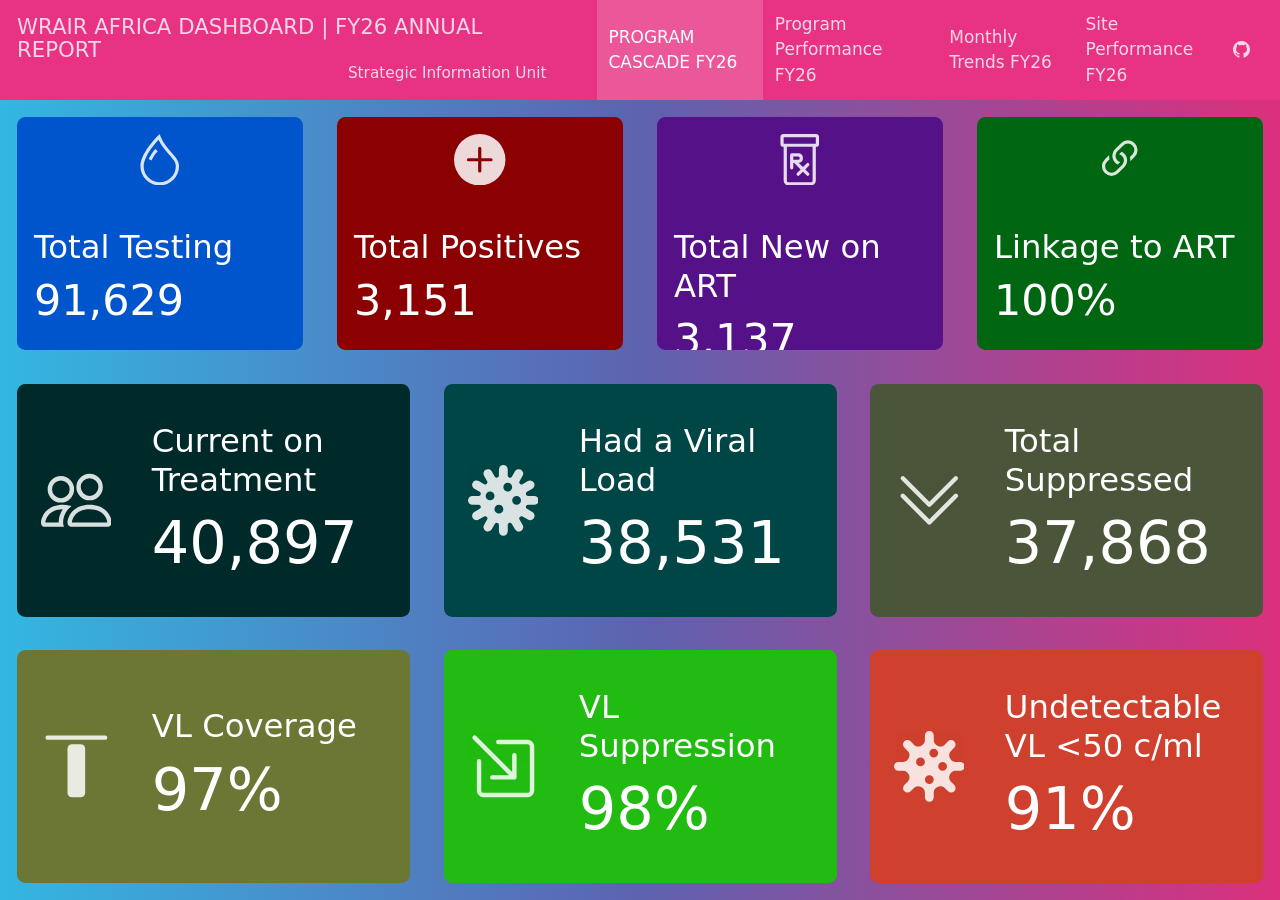
<file: index.html>
<!DOCTYPE html>
<html xmlns="http://www.w3.org/1999/xhtml" lang="en" xml:lang="en"><head>

<meta charset="utf-8">
<meta name="generator" content="quarto-1.10.19">

<meta name="viewport" content="width=device-width, initial-scale=1.0, user-scalable=yes">

<meta name="author" content="Strategic Information Unit">

<title>WRAIR AFRICA DASHBOARD | FY26 ANNUAL REPORT</title>
<style>
/* Default styles provided by pandoc.
** See https://pandoc.org/MANUAL.html#variables-for-html for config info.
*/
span.smallcaps{font-variant: small-caps;}
div.columns{display: flex; gap: 1.5em;}
div.column{flex: auto;}
@media screen {
div.columns{gap: min(4vw, 1.5em);}
div.column{overflow-x: auto;}
}
div.hanging-indent{margin-left: 1.5em; text-indent: -1.5em;}
ul.task-list{list-style: none;}
ul.task-list li input[type="checkbox"] {
  width: 0.8em;
  margin: 0 0.8em 0.2em -1em; /* quarto-specific, see https://github.com/quarto-dev/quarto-cli/issues/4556 */ 
  vertical-align: middle;
}
</style>


<script src="index_files/libs/clipboard/clipboard.min.js"></script>
<script src="index_files/libs/quarto-html/quarto.js" type="module"></script>
<script src="index_files/libs/quarto-html/tabsets/tabsets.js" type="module"></script>
<script src="index_files/libs/quarto-html/popper.min.js"></script>
<script src="index_files/libs/quarto-html/tippy.umd.min.js"></script>
<script src="index_files/libs/quarto-html/anchor.min.js"></script>
<link href="index_files/libs/quarto-html/tippy.css" rel="stylesheet">
<link href="index_files/libs/quarto-html/quarto-syntax-highlighting-bf27225e3a48a9273f3daa8f8e829971.css" rel="stylesheet" class="quarto-color-scheme" id="quarto-text-highlighting-styles">
<link href="index_files/libs/quarto-html/quarto-syntax-highlighting-dark-b626d73c4c936ccc3cb08be7d45d1df6.css" rel="stylesheet" class="quarto-color-scheme quarto-color-alternate" id="quarto-text-highlighting-styles">
<link href="index_files/libs/quarto-html/quarto-syntax-highlighting-bf27225e3a48a9273f3daa8f8e829971.css" rel="stylesheet" class="quarto-color-scheme-extra" id="quarto-text-highlighting-styles">
<script src="index_files/libs/bootstrap/bootstrap.min.js"></script>
<link href="index_files/libs/bootstrap/bootstrap-icons.css" rel="stylesheet">
<link href="index_files/libs/bootstrap/bootstrap-f6edae8c93117ef1201cd21d705702a7.min.css" rel="stylesheet" append-hash="true" class="quarto-color-scheme" id="quarto-bootstrap" data-mode="light">
<link href="index_files/libs/bootstrap/bootstrap-dark-f6edae8c93117ef1201cd21d705702a7.min.css" rel="stylesheet" append-hash="true" class="quarto-color-scheme quarto-color-alternate" id="quarto-bootstrap" data-mode="light">
<link href="index_files/libs/bootstrap/bootstrap-f6edae8c93117ef1201cd21d705702a7.min.css" rel="stylesheet" append-hash="true" class="quarto-color-scheme-extra" id="quarto-bootstrap" data-mode="light">
<script src="index_files/libs/quarto-dashboard/quarto-dashboard.js"></script>
<script src="index_files/libs/quarto-dashboard/stickythead.js"></script>



<script src="index_files/libs/quarto-dashboard/web-components.js" type="module"></script>
<script src="index_files/libs/quarto-dashboard/components.js"></script>

<link href="index_files/libs/htmltools-fill-0.5.9/fill.css" rel="stylesheet">

<script src="index_files/libs/bslib-component-js-0.12.0/components.min.js"></script>

<script src="index_files/libs/bslib-component-js-0.12.0/web-components.min.js" type="module"></script>

<link href="index_files/libs/bslib-component-css-0.12.0/components.css" rel="stylesheet">

<script src="index_files/libs/bslib-tag-require-0.12.0/tag-require.js"></script>

<script src="index_files/libs/htmlwidgets-1.6.4/htmlwidgets.js"></script>

<script src="index_files/libs/plotly-binding-4.12.1/plotly.js"></script>

<script src="index_files/libs/typedarray-0.1/typedarray.min.js"></script>

<script src="index_files/libs/jquery-3.5.1/jquery.min.js"></script>

<link href="index_files/libs/crosstalk-1.2.2/css/crosstalk.min.css" rel="stylesheet">

<script src="index_files/libs/crosstalk-1.2.2/js/crosstalk.min.js"></script>

<link href="index_files/libs/plotly-htmlwidgets-css-2.25.2/plotly-htmlwidgets.css" rel="stylesheet">

<script src="index_files/libs/plotly-main-2.25.2/plotly-latest.min.js"></script>



</head>

<body class="quarto-dashboard dashboard-fill fullcontent quarto-light">

<header id="quarto-dashboard-header">
<nav class="navbar navbar-expand-md slim" data-bs-theme="dark">
  <div class="navbar-container container-fluid">
    <button class="navbar-toggler" type="button" data-bs-toggle="collapse" data-bs-target="#dashboard-collapse" aria-controls="dashboard-collapse" aria-expanded="false" aria-label="Toggle navigation">
      <span class="navbar-toggler-icon"></span>
    </button>    


    <div class="navbar-brand-container">


      <div class="navbar-title">
        <div class="navbar-title-text"><a href="#">WRAIR AFRICA DASHBOARD | FY26 ANNUAL REPORT</a></div>
        
        <div class="navbar-author">Strategic Information Unit</div>
      </div>
    </div>
<div id="dashboard-collapse" class="navbar-collapse collapse"><ul class="navbar-nav navbar-nav-scroll me-auto" role="tablist"><li class="nav-item" role="presentation"><a id="tab-program-cascade-fy26" class="nav-link active" data-bs-toggle="tab" role="tab" data-bs-target="#program-cascade-fy26" data-scrolling="false" href="#program-cascade-fy26" aria-controls="program-cascade-fy26" aria-selected="true"><span class="nav-link-text">PROGRAM CASCADE FY26</span></a></li><li class="nav-item" role="presentation"><a id="tab-program-performance-fy26" class="nav-link" data-bs-toggle="tab" role="tab" data-bs-target="#program-performance-fy26" data-scrolling="false" href="#program-performance-fy26" aria-controls="program-performance-fy26" aria-selected="false"><span class="nav-link-text">Program Performance FY26</span></a></li><li class="nav-item" role="presentation"><a id="tab-monthly-trends-fy26" class="nav-link" data-bs-toggle="tab" role="tab" data-bs-target="#monthly-trends-fy26" data-scrolling="false" href="#monthly-trends-fy26" aria-controls="monthly-trends-fy26" aria-selected="false"><span class="nav-link-text">Monthly Trends FY26</span></a></li><li class="nav-item" role="presentation"><a id="tab-site-performance-fy26" class="nav-link" data-bs-toggle="tab" role="tab" data-bs-target="#site-performance-fy26" data-scrolling="false" href="#site-performance-fy26" aria-controls="site-performance-fy26" aria-selected="false"><span class="nav-link-text">Site Performance FY26</span></a></li></ul><div class="quarto-dashboard-links"><a class="quarto-dashboard-link" href="https://github.com/wrairafricang-si/program_mr1"><i class="bi bi-github"></i></a></div></div></div>
</nav>
</header>
<div class="page-layout-custom quarto-dashboard-content bslib-gap-spacing html-fill-container bslib-page-fill quarto-dashboard-pages">  

<div class="bslib-grid-item html-fill-item tab-content bslib-grid" data-layout="fill" style="display: grid; grid-template-rows: minmax(3em, 1fr); grid-auto-columns: minmax(0, 1fr);">
<div id="program-cascade-fy26" class="dashboard-page tab-pane show active html-fill-item html-fill-container" data-orientation="rows" aria-labelledby="tab-program-cascade-fy26">
<div class="html-fill-item html-fill-container bslib-grid" style="display: grid; grid-template-rows: minmax(3em, 33fr) minmax(3em, 33fr) minmax(3em, 33fr); grid-auto-columns: minmax(0, 1fr);">
<div class="html-fill-item html-fill-container bslib-grid" style="display: grid; grid-template-columns: minmax(3em, 1fr) minmax(3em, 1fr) minmax(3em, 1fr) minmax(3em, 1fr);
grid-auto-rows: minmax(0, 1fr);">
<div class="card bslib-card bslib-mb-spacing html-fill-item html-fill-container bslib-value-box showcase-left-center" data-bslib-card-init="" data-require-bs-caller="card()" data-require-bs-version="5 5" style="color:white;background-color:#0055cc;--bslib-color-fg:white;--bslib-color-bg:#0055cc;" data-full-screen="false">
<div class="card-body bslib-gap-spacing html-fill-item html-fill-container" style="margin-top:auto;margin-bottom:auto;flex:1 1 auto; padding:0;">
<div class="value-box-grid html-fill-item" style="--bslib-grid-height:auto;--bslib-grid-height-mobile:auto;---bslib-value-box-showcase-w:30%;---bslib-value-box-showcase-w-fs:1fr;---bslib-value-box-showcase-max-h:100px;---bslib-value-box-showcase-max-h-fs:67%;">
<div class="value-box-showcase html-fill-item html-fill-container"><svg xmlns="http://www.w3.org/2000/svg" viewbox="0 0 16 16" class="bi bi-droplet " style="height:1em;width:1em;fill:currentColor;vertical-align:-0.125em;" aria-hidden="true" role="img"><path fill-rule="evenodd" d="M7.21.8C7.69.295 8 0 8 0c.109.363.234.708.371 1.038.812 1.946 2.073 3.35 3.197 4.6C12.878 7.096 14 8.345 14 10a6 6 0 0 1-12 0C2 6.668 5.58 2.517 7.21.8zm.413 1.021A31.25 31.25 0 0 0 5.794 3.99c-.726.95-1.436 2.008-1.96 3.07C3.304 8.133 3 9.138 3 10a5 5 0 0 0 10 0c0-1.201-.796-2.157-2.181-3.7l-.03-.032C9.75 5.11 8.5 3.72 7.623 1.82z"></path>
<path fill-rule="evenodd" d="M4.553 7.776c.82-1.641 1.717-2.753 2.093-3.13l.708.708c-.29.29-1.128 1.311-1.907 2.87l-.894-.448z"></path></svg></div>
<div class="value-box-area html-fill-item html-fill-container">
<span class="vb-title value-box-title">Total Testing</span>
<p class="value-box-value">91,629</p>
</div>
</div>
</div>
<script data-bslib-card-init="">bslib.Card.initializeAllCards();</script>
<bslib-tooltip placement="auto" bsoptions="[]" data-require-bs-version="5" data-require-bs-caller="tooltip()">
    <template>Expand</template>
    <span class="bslib-full-screen-enter badge rounded-pill">
        <svg xmlns="http://www.w3.org/2000/svg" viewbox="0 0 24 24" style="height:1em;width:1em;" aria-hidden="true" role="img"><path d="M20 5C20 4.4 19.6 4 19 4H13C12.4 4 12 3.6 12 3C12 2.4 12.4 2 13 2H21C21.6 2 22 2.4 22 3V11C22 11.6 21.6 12 21 12C20.4 12 20 11.6 20 11V5ZM4 19C4 19.6 4.4 20 5 20H11C11.6 20 12 20.4 12 21C12 21.6 11.6 22 11 22H3C2.4 22 2 21.6 2 21V13C2 12.4 2.4 12 3 12C3.6 12 4 12.4 4 13V19Z"></path></svg>
    </span>
</bslib-tooltip><script data-bslib-card-init="">bslib.Card.initializeAllCards();</script></div><div class="card bslib-card bslib-mb-spacing html-fill-item html-fill-container bslib-value-box showcase-left-center" data-bslib-card-init="" data-require-bs-caller="card()" data-require-bs-version="5 5" style="color:white;background-color:#8B0000;--bslib-color-fg:white;--bslib-color-bg:#8B0000;" data-full-screen="false">
<div class="card-body bslib-gap-spacing html-fill-item html-fill-container" style="margin-top:auto;margin-bottom:auto;flex:1 1 auto; padding:0;">
<div class="value-box-grid html-fill-item" style="--bslib-grid-height:auto;--bslib-grid-height-mobile:auto;---bslib-value-box-showcase-w:30%;---bslib-value-box-showcase-w-fs:1fr;---bslib-value-box-showcase-max-h:100px;---bslib-value-box-showcase-max-h-fs:67%;">
<div class="value-box-showcase html-fill-item html-fill-container"><svg xmlns="http://www.w3.org/2000/svg" viewbox="0 0 16 16" class="bi bi-plus-circle-fill " style="height:1em;width:1em;fill:currentColor;vertical-align:-0.125em;" aria-hidden="true" role="img"><path d="M16 8A8 8 0 1 1 0 8a8 8 0 0 1 16 0zM8.5 4.5a.5.5 0 0 0-1 0v3h-3a.5.5 0 0 0 0 1h3v3a.5.5 0 0 0 1 0v-3h3a.5.5 0 0 0 0-1h-3v-3z"></path></svg></div>
<div class="value-box-area html-fill-item html-fill-container">
<span class="vb-title value-box-title">Total Positives</span>
<p class="value-box-value">3,151</p>
</div>
</div>
</div>
<script data-bslib-card-init="">bslib.Card.initializeAllCards();</script>
<bslib-tooltip placement="auto" bsoptions="[]" data-require-bs-version="5" data-require-bs-caller="tooltip()">
    <template>Expand</template>
    <span class="bslib-full-screen-enter badge rounded-pill">
        <svg xmlns="http://www.w3.org/2000/svg" viewbox="0 0 24 24" style="height:1em;width:1em;" aria-hidden="true" role="img"><path d="M20 5C20 4.4 19.6 4 19 4H13C12.4 4 12 3.6 12 3C12 2.4 12.4 2 13 2H21C21.6 2 22 2.4 22 3V11C22 11.6 21.6 12 21 12C20.4 12 20 11.6 20 11V5ZM4 19C4 19.6 4.4 20 5 20H11C11.6 20 12 20.4 12 21C12 21.6 11.6 22 11 22H3C2.4 22 2 21.6 2 21V13C2 12.4 2.4 12 3 12C3.6 12 4 12.4 4 13V19Z"></path></svg>
    </span>
</bslib-tooltip><script data-bslib-card-init="">bslib.Card.initializeAllCards();</script></div><div class="card bslib-card bslib-mb-spacing html-fill-item html-fill-container bslib-value-box showcase-left-center" data-bslib-card-init="" data-require-bs-caller="card()" data-require-bs-version="5 5" style="color:white;background-color:#551188;--bslib-color-fg:white;--bslib-color-bg:#551188;" data-full-screen="false">
<div class="card-body bslib-gap-spacing html-fill-item html-fill-container" style="margin-top:auto;margin-bottom:auto;flex:1 1 auto; padding:0;">
<div class="value-box-grid html-fill-item" style="--bslib-grid-height:auto;--bslib-grid-height-mobile:auto;---bslib-value-box-showcase-w:30%;---bslib-value-box-showcase-w-fs:1fr;---bslib-value-box-showcase-max-h:100px;---bslib-value-box-showcase-max-h-fs:67%;">
<div class="value-box-showcase html-fill-item html-fill-container"><svg xmlns="http://www.w3.org/2000/svg" viewbox="0 0 16 16" class="bi bi-prescription " style="height:1em;width:1em;fill:currentColor;vertical-align:-0.125em;" aria-hidden="true" role="img"><path d="M5.5 6a.5.5 0 0 0-.5.5v4a.5.5 0 0 0 1 0V9h.293l2 2-1.147 1.146a.5.5 0 0 0 .708.708L9 11.707l1.146 1.147a.5.5 0 0 0 .708-.708L9.707 11l1.147-1.146a.5.5 0 0 0-.708-.708L9 10.293 7.695 8.987A1.5 1.5 0 0 0 7.5 6h-2ZM6 7h1.5a.5.5 0 0 1 0 1H6V7Z"></path>
<path d="M2 1a1 1 0 0 1 1-1h10a1 1 0 0 1 1 1v2a1 1 0 0 1-1 1v10.5a1.5 1.5 0 0 1-1.5 1.5h-7A1.5 1.5 0 0 1 3 14.5V4a1 1 0 0 1-1-1V1Zm2 3v10.5a.5.5 0 0 0 .5.5h7a.5.5 0 0 0 .5-.5V4H4ZM3 3h10V1H3v2Z"></path></svg></div>
<div class="value-box-area html-fill-item html-fill-container">
<span class="vb-title value-box-title">Total New on ART</span>
<p class="value-box-value">3,137</p>
</div>
</div>
</div>
<script data-bslib-card-init="">bslib.Card.initializeAllCards();</script>
<bslib-tooltip placement="auto" bsoptions="[]" data-require-bs-version="5" data-require-bs-caller="tooltip()">
    <template>Expand</template>
    <span class="bslib-full-screen-enter badge rounded-pill">
        <svg xmlns="http://www.w3.org/2000/svg" viewbox="0 0 24 24" style="height:1em;width:1em;" aria-hidden="true" role="img"><path d="M20 5C20 4.4 19.6 4 19 4H13C12.4 4 12 3.6 12 3C12 2.4 12.4 2 13 2H21C21.6 2 22 2.4 22 3V11C22 11.6 21.6 12 21 12C20.4 12 20 11.6 20 11V5ZM4 19C4 19.6 4.4 20 5 20H11C11.6 20 12 20.4 12 21C12 21.6 11.6 22 11 22H3C2.4 22 2 21.6 2 21V13C2 12.4 2.4 12 3 12C3.6 12 4 12.4 4 13V19Z"></path></svg>
    </span>
</bslib-tooltip><script data-bslib-card-init="">bslib.Card.initializeAllCards();</script></div><div class="card bslib-card bslib-mb-spacing html-fill-item html-fill-container bslib-value-box showcase-left-center" data-bslib-card-init="" data-require-bs-caller="card()" data-require-bs-version="5 5" style="color:white;background-color:#006611;--bslib-color-fg:white;--bslib-color-bg:#006611;" data-full-screen="false">
<div class="card-body bslib-gap-spacing html-fill-item html-fill-container" style="margin-top:auto;margin-bottom:auto;flex:1 1 auto; padding:0;">
<div class="value-box-grid html-fill-item" style="--bslib-grid-height:auto;--bslib-grid-height-mobile:auto;---bslib-value-box-showcase-w:30%;---bslib-value-box-showcase-w-fs:1fr;---bslib-value-box-showcase-max-h:100px;---bslib-value-box-showcase-max-h-fs:67%;">
<div class="value-box-showcase html-fill-item html-fill-container"><svg xmlns="http://www.w3.org/2000/svg" viewbox="0 0 16 16" class="bi bi-link-45deg " style="height:1em;width:1em;fill:currentColor;vertical-align:-0.125em;" aria-hidden="true" role="img"><path d="M4.715 6.542 3.343 7.914a3 3 0 1 0 4.243 4.243l1.828-1.829A3 3 0 0 0 8.586 5.5L8 6.086a1.002 1.002 0 0 0-.154.199 2 2 0 0 1 .861 3.337L6.88 11.45a2 2 0 1 1-2.83-2.83l.793-.792a4.018 4.018 0 0 1-.128-1.287z"></path>
<path d="M6.586 4.672A3 3 0 0 0 7.414 9.5l.775-.776a2 2 0 0 1-.896-3.346L9.12 3.55a2 2 0 1 1 2.83 2.83l-.793.792c.112.42.155.855.128 1.287l1.372-1.372a3 3 0 1 0-4.243-4.243L6.586 4.672z"></path></svg></div>
<div class="value-box-area html-fill-item html-fill-container">
<span class="vb-title value-box-title">Linkage to ART</span>
<p class="value-box-value">100%</p>
</div>
</div>
</div>
<script data-bslib-card-init="">bslib.Card.initializeAllCards();</script>
<bslib-tooltip placement="auto" bsoptions="[]" data-require-bs-version="5" data-require-bs-caller="tooltip()">
    <template>Expand</template>
    <span class="bslib-full-screen-enter badge rounded-pill">
        <svg xmlns="http://www.w3.org/2000/svg" viewbox="0 0 24 24" style="height:1em;width:1em;" aria-hidden="true" role="img"><path d="M20 5C20 4.4 19.6 4 19 4H13C12.4 4 12 3.6 12 3C12 2.4 12.4 2 13 2H21C21.6 2 22 2.4 22 3V11C22 11.6 21.6 12 21 12C20.4 12 20 11.6 20 11V5ZM4 19C4 19.6 4.4 20 5 20H11C11.6 20 12 20.4 12 21C12 21.6 11.6 22 11 22H3C2.4 22 2 21.6 2 21V13C2 12.4 2.4 12 3 12C3.6 12 4 12.4 4 13V19Z"></path></svg>
    </span>
</bslib-tooltip><script data-bslib-card-init="">bslib.Card.initializeAllCards();</script></div>
</div>
<div class="html-fill-item html-fill-container bslib-grid" style="display: grid; grid-template-columns: minmax(3em, 1fr) minmax(3em, 1fr) minmax(3em, 1fr);
grid-auto-rows: minmax(0, 1fr);">
<div class="card bslib-card bslib-mb-spacing html-fill-item html-fill-container bslib-value-box showcase-left-center" data-bslib-card-init="" data-require-bs-caller="card()" data-require-bs-version="5 5" style="color:white;background-color:#002a2a;--bslib-color-fg:white;--bslib-color-bg:#002a2a;" data-full-screen="false">
<div class="card-body bslib-gap-spacing html-fill-item html-fill-container" style="margin-top:auto;margin-bottom:auto;flex:1 1 auto; padding:0;">
<div class="value-box-grid html-fill-item" style="--bslib-grid-height:auto;--bslib-grid-height-mobile:auto;---bslib-value-box-showcase-w:30%;---bslib-value-box-showcase-w-fs:1fr;---bslib-value-box-showcase-max-h:100px;---bslib-value-box-showcase-max-h-fs:67%;">
<div class="value-box-showcase html-fill-item html-fill-container"><svg xmlns="http://www.w3.org/2000/svg" viewbox="0 0 16 16" class="bi bi-people " style="height:1em;width:1em;fill:currentColor;vertical-align:-0.125em;" aria-hidden="true" role="img"><path d="M15 14s1 0 1-1-1-4-5-4-5 3-5 4 1 1 1 1h8Zm-7.978-1A.261.261 0 0 1 7 12.996c.001-.264.167-1.03.76-1.72C8.312 10.629 9.282 10 11 10c1.717 0 2.687.63 3.24 1.276.593.69.758 1.457.76 1.72l-.008.002a.274.274 0 0 1-.014.002H7.022ZM11 7a2 2 0 1 0 0-4 2 2 0 0 0 0 4Zm3-2a3 3 0 1 1-6 0 3 3 0 0 1 6 0ZM6.936 9.28a5.88 5.88 0 0 0-1.23-.247A7.35 7.35 0 0 0 5 9c-4 0-5 3-5 4 0 .667.333 1 1 1h4.216A2.238 2.238 0 0 1 5 13c0-1.01.377-2.042 1.09-2.904.243-.294.526-.569.846-.816ZM4.92 10A5.493 5.493 0 0 0 4 13H1c0-.26.164-1.03.76-1.724.545-.636 1.492-1.256 3.16-1.275ZM1.5 5.5a3 3 0 1 1 6 0 3 3 0 0 1-6 0Zm3-2a2 2 0 1 0 0 4 2 2 0 0 0 0-4Z"></path></svg></div>
<div class="value-box-area html-fill-item html-fill-container">
<span class="vb-title value-box-title">Current on Treatment</span>
<p class="value-box-value">40,897</p>
</div>
</div>
</div>
<script data-bslib-card-init="">bslib.Card.initializeAllCards();</script>
<bslib-tooltip placement="auto" bsoptions="[]" data-require-bs-version="5" data-require-bs-caller="tooltip()">
    <template>Expand</template>
    <span class="bslib-full-screen-enter badge rounded-pill">
        <svg xmlns="http://www.w3.org/2000/svg" viewbox="0 0 24 24" style="height:1em;width:1em;" aria-hidden="true" role="img"><path d="M20 5C20 4.4 19.6 4 19 4H13C12.4 4 12 3.6 12 3C12 2.4 12.4 2 13 2H21C21.6 2 22 2.4 22 3V11C22 11.6 21.6 12 21 12C20.4 12 20 11.6 20 11V5ZM4 19C4 19.6 4.4 20 5 20H11C11.6 20 12 20.4 12 21C12 21.6 11.6 22 11 22H3C2.4 22 2 21.6 2 21V13C2 12.4 2.4 12 3 12C3.6 12 4 12.4 4 13V19Z"></path></svg>
    </span>
</bslib-tooltip><script data-bslib-card-init="">bslib.Card.initializeAllCards();</script></div><div class="card bslib-card bslib-mb-spacing html-fill-item html-fill-container bslib-value-box showcase-left-center" data-bslib-card-init="" data-require-bs-caller="card()" data-require-bs-version="5 5" style="color:white;background-color:#004646;--bslib-color-fg:white;--bslib-color-bg:#004646;" data-full-screen="false">
<div class="card-body bslib-gap-spacing html-fill-item html-fill-container" style="margin-top:auto;margin-bottom:auto;flex:1 1 auto; padding:0;">
<div class="value-box-grid html-fill-item" style="--bslib-grid-height:auto;--bslib-grid-height-mobile:auto;---bslib-value-box-showcase-w:30%;---bslib-value-box-showcase-w-fs:1fr;---bslib-value-box-showcase-max-h:100px;---bslib-value-box-showcase-max-h-fs:67%;">
<div class="value-box-showcase html-fill-item html-fill-container"><svg xmlns="http://www.w3.org/2000/svg" viewbox="0 0 16 16" class="bi bi-virus " style="height:1em;width:1em;fill:currentColor;vertical-align:-0.125em;" aria-hidden="true" role="img"><path d="M8 0a1 1 0 0 1 1 1v1.402c0 .511.677.693.933.25l.7-1.214a1 1 0 0 1 1.733 1l-.701 1.214c-.256.443.24.939.683.683l1.214-.701a1 1 0 0 1 1 1.732l-1.214.701c-.443.256-.262.933.25.933H15a1 1 0 1 1 0 2h-1.402c-.512 0-.693.677-.25.933l1.214.701a1 1 0 1 1-1 1.732l-1.214-.7c-.443-.257-.939.24-.683.682l.701 1.214a1 1 0 1 1-1.732 1l-.701-1.214c-.256-.443-.933-.262-.933.25V15a1 1 0 1 1-2 0v-1.402c0-.512-.677-.693-.933-.25l-.701 1.214a1 1 0 0 1-1.732-1l.7-1.214c.257-.443-.24-.939-.682-.683l-1.214.701a1 1 0 1 1-1-1.732l1.214-.701c.443-.256.261-.933-.25-.933H1a1 1 0 1 1 0-2h1.402c.511 0 .693-.677.25-.933l-1.214-.701a1 1 0 1 1 1-1.732l1.214.701c.443.256.939-.24.683-.683l-.701-1.214a1 1 0 0 1 1.732-1l.701 1.214c.256.443.933.261.933-.25V1a1 1 0 0 1 1-1Zm2 5a1 1 0 1 0-2 0 1 1 0 0 0 2 0ZM6 7a1 1 0 1 0-2 0 1 1 0 0 0 2 0Zm1 4a1 1 0 1 0 0-2 1 1 0 0 0 0 2Zm5-3a1 1 0 1 0-2 0 1 1 0 0 0 2 0Z"></path></svg></div>
<div class="value-box-area html-fill-item html-fill-container">
<span class="vb-title value-box-title">Had a Viral Load</span>
<p class="value-box-value">38,531</p>
</div>
</div>
</div>
<script data-bslib-card-init="">bslib.Card.initializeAllCards();</script>
<bslib-tooltip placement="auto" bsoptions="[]" data-require-bs-version="5" data-require-bs-caller="tooltip()">
    <template>Expand</template>
    <span class="bslib-full-screen-enter badge rounded-pill">
        <svg xmlns="http://www.w3.org/2000/svg" viewbox="0 0 24 24" style="height:1em;width:1em;" aria-hidden="true" role="img"><path d="M20 5C20 4.4 19.6 4 19 4H13C12.4 4 12 3.6 12 3C12 2.4 12.4 2 13 2H21C21.6 2 22 2.4 22 3V11C22 11.6 21.6 12 21 12C20.4 12 20 11.6 20 11V5ZM4 19C4 19.6 4.4 20 5 20H11C11.6 20 12 20.4 12 21C12 21.6 11.6 22 11 22H3C2.4 22 2 21.6 2 21V13C2 12.4 2.4 12 3 12C3.6 12 4 12.4 4 13V19Z"></path></svg>
    </span>
</bslib-tooltip><script data-bslib-card-init="">bslib.Card.initializeAllCards();</script></div><div class="card bslib-card bslib-mb-spacing html-fill-item html-fill-container bslib-value-box showcase-left-center" data-bslib-card-init="" data-require-bs-caller="card()" data-require-bs-version="5 5" style="color:white;background-color:#4b5539;--bslib-color-fg:white;--bslib-color-bg:#4b5539;" data-full-screen="false">
<div class="card-body bslib-gap-spacing html-fill-item html-fill-container" style="margin-top:auto;margin-bottom:auto;flex:1 1 auto; padding:0;">
<div class="value-box-grid html-fill-item" style="--bslib-grid-height:auto;--bslib-grid-height-mobile:auto;---bslib-value-box-showcase-w:30%;---bslib-value-box-showcase-w-fs:1fr;---bslib-value-box-showcase-max-h:100px;---bslib-value-box-showcase-max-h-fs:67%;">
<div class="value-box-showcase html-fill-item html-fill-container"><svg xmlns="http://www.w3.org/2000/svg" viewbox="0 0 16 16" class="bi bi-chevron-double-down " style="height:1em;width:1em;fill:currentColor;vertical-align:-0.125em;" aria-hidden="true" role="img"><path fill-rule="evenodd" d="M1.646 6.646a.5.5 0 0 1 .708 0L8 12.293l5.646-5.647a.5.5 0 0 1 .708.708l-6 6a.5.5 0 0 1-.708 0l-6-6a.5.5 0 0 1 0-.708z"></path>
<path fill-rule="evenodd" d="M1.646 2.646a.5.5 0 0 1 .708 0L8 8.293l5.646-5.647a.5.5 0 0 1 .708.708l-6 6a.5.5 0 0 1-.708 0l-6-6a.5.5 0 0 1 0-.708z"></path></svg></div>
<div class="value-box-area html-fill-item html-fill-container">
<span class="vb-title value-box-title">Total Suppressed</span>
<p class="value-box-value">37,868</p>
</div>
</div>
</div>
<script data-bslib-card-init="">bslib.Card.initializeAllCards();</script>
<bslib-tooltip placement="auto" bsoptions="[]" data-require-bs-version="5" data-require-bs-caller="tooltip()">
    <template>Expand</template>
    <span class="bslib-full-screen-enter badge rounded-pill">
        <svg xmlns="http://www.w3.org/2000/svg" viewbox="0 0 24 24" style="height:1em;width:1em;" aria-hidden="true" role="img"><path d="M20 5C20 4.4 19.6 4 19 4H13C12.4 4 12 3.6 12 3C12 2.4 12.4 2 13 2H21C21.6 2 22 2.4 22 3V11C22 11.6 21.6 12 21 12C20.4 12 20 11.6 20 11V5ZM4 19C4 19.6 4.4 20 5 20H11C11.6 20 12 20.4 12 21C12 21.6 11.6 22 11 22H3C2.4 22 2 21.6 2 21V13C2 12.4 2.4 12 3 12C3.6 12 4 12.4 4 13V19Z"></path></svg>
    </span>
</bslib-tooltip><script data-bslib-card-init="">bslib.Card.initializeAllCards();</script></div>
</div>
<div class="html-fill-item html-fill-container bslib-grid" style="display: grid; grid-template-columns: minmax(3em, 1fr) minmax(3em, 1fr) minmax(3em, 1fr);
grid-auto-rows: minmax(0, 1fr);">
<div class="card bslib-card bslib-mb-spacing html-fill-item html-fill-container bslib-value-box showcase-left-center" data-bslib-card-init="" data-require-bs-caller="card()" data-require-bs-version="5 5" style="color:white;background-color:#6c7735;--bslib-color-fg:white;--bslib-color-bg:#6c7735;" data-full-screen="false">
<div class="card-body bslib-gap-spacing html-fill-item html-fill-container" style="margin-top:auto;margin-bottom:auto;flex:1 1 auto; padding:0;">
<div class="value-box-grid html-fill-item" style="--bslib-grid-height:auto;--bslib-grid-height-mobile:auto;---bslib-value-box-showcase-w:30%;---bslib-value-box-showcase-w-fs:1fr;---bslib-value-box-showcase-max-h:100px;---bslib-value-box-showcase-max-h-fs:67%;">
<div class="value-box-showcase html-fill-item html-fill-container"><svg xmlns="http://www.w3.org/2000/svg" viewbox="0 0 16 16" class="bi bi-align-top " style="height:1em;width:1em;fill:currentColor;vertical-align:-0.125em;" aria-hidden="true" role="img"><rect width="4" height="12" rx="1" transform="matrix(1 0 0 -1 6 15)"></rect>
<path d="M1.5 2a.5.5 0 0 1 0-1v1zm13-1a.5.5 0 0 1 0 1V1zm-13 0h13v1h-13V1z"></path></svg></div>
<div class="value-box-area html-fill-item html-fill-container">
<span class="vb-title value-box-title">VL Coverage</span>
<p class="value-box-value">97%</p>
</div>
</div>
</div>
<script data-bslib-card-init="">bslib.Card.initializeAllCards();</script>
<bslib-tooltip placement="auto" bsoptions="[]" data-require-bs-version="5" data-require-bs-caller="tooltip()">
    <template>Expand</template>
    <span class="bslib-full-screen-enter badge rounded-pill">
        <svg xmlns="http://www.w3.org/2000/svg" viewbox="0 0 24 24" style="height:1em;width:1em;" aria-hidden="true" role="img"><path d="M20 5C20 4.4 19.6 4 19 4H13C12.4 4 12 3.6 12 3C12 2.4 12.4 2 13 2H21C21.6 2 22 2.4 22 3V11C22 11.6 21.6 12 21 12C20.4 12 20 11.6 20 11V5ZM4 19C4 19.6 4.4 20 5 20H11C11.6 20 12 20.4 12 21C12 21.6 11.6 22 11 22H3C2.4 22 2 21.6 2 21V13C2 12.4 2.4 12 3 12C3.6 12 4 12.4 4 13V19Z"></path></svg>
    </span>
</bslib-tooltip><script data-bslib-card-init="">bslib.Card.initializeAllCards();</script></div><div class="card bslib-card bslib-mb-spacing html-fill-item html-fill-container bslib-value-box showcase-left-center" data-bslib-card-init="" data-require-bs-caller="card()" data-require-bs-version="5 5" style="color:white;background-color:#22bb11;--bslib-color-fg:white;--bslib-color-bg:#22bb11;" data-full-screen="false">
<div class="card-body bslib-gap-spacing html-fill-item html-fill-container" style="margin-top:auto;margin-bottom:auto;flex:1 1 auto; padding:0;">
<div class="value-box-grid html-fill-item" style="--bslib-grid-height:auto;--bslib-grid-height-mobile:auto;---bslib-value-box-showcase-w:30%;---bslib-value-box-showcase-w-fs:1fr;---bslib-value-box-showcase-max-h:100px;---bslib-value-box-showcase-max-h-fs:67%;">
<div class="value-box-showcase html-fill-item html-fill-container"><svg xmlns="http://www.w3.org/2000/svg" viewbox="0 0 16 16" class="bi bi-box-arrow-in-down-right " style="height:1em;width:1em;fill:currentColor;vertical-align:-0.125em;" aria-hidden="true" role="img"><path fill-rule="evenodd" d="M6.364 2.5a.5.5 0 0 1 .5-.5H13.5A1.5 1.5 0 0 1 15 3.5v10a1.5 1.5 0 0 1-1.5 1.5h-10A1.5 1.5 0 0 1 2 13.5V6.864a.5.5 0 1 1 1 0V13.5a.5.5 0 0 0 .5.5h10a.5.5 0 0 0 .5-.5v-10a.5.5 0 0 0-.5-.5H6.864a.5.5 0 0 1-.5-.5z"></path>
<path fill-rule="evenodd" d="M11 10.5a.5.5 0 0 1-.5.5h-5a.5.5 0 0 1 0-1h3.793L1.146 1.854a.5.5 0 1 1 .708-.708L10 9.293V5.5a.5.5 0 0 1 1 0v5z"></path></svg></div>
<div class="value-box-area html-fill-item html-fill-container">
<span class="vb-title value-box-title">VL Suppression</span>
<p class="value-box-value">98%</p>
</div>
</div>
</div>
<script data-bslib-card-init="">bslib.Card.initializeAllCards();</script>
<bslib-tooltip placement="auto" bsoptions="[]" data-require-bs-version="5" data-require-bs-caller="tooltip()">
    <template>Expand</template>
    <span class="bslib-full-screen-enter badge rounded-pill">
        <svg xmlns="http://www.w3.org/2000/svg" viewbox="0 0 24 24" style="height:1em;width:1em;" aria-hidden="true" role="img"><path d="M20 5C20 4.4 19.6 4 19 4H13C12.4 4 12 3.6 12 3C12 2.4 12.4 2 13 2H21C21.6 2 22 2.4 22 3V11C22 11.6 21.6 12 21 12C20.4 12 20 11.6 20 11V5ZM4 19C4 19.6 4.4 20 5 20H11C11.6 20 12 20.4 12 21C12 21.6 11.6 22 11 22H3C2.4 22 2 21.6 2 21V13C2 12.4 2.4 12 3 12C3.6 12 4 12.4 4 13V19Z"></path></svg>
    </span>
</bslib-tooltip><script data-bslib-card-init="">bslib.Card.initializeAllCards();</script></div><div class="card bslib-card bslib-mb-spacing html-fill-item html-fill-container bslib-value-box showcase-left-center" data-bslib-card-init="" data-require-bs-caller="card()" data-require-bs-version="5 5" style="color:white;background-color:#cf402e;--bslib-color-fg:white;--bslib-color-bg:#cf402e;" data-full-screen="false">
<div class="card-body bslib-gap-spacing html-fill-item html-fill-container" style="margin-top:auto;margin-bottom:auto;flex:1 1 auto; padding:0;">
<div class="value-box-grid html-fill-item" style="--bslib-grid-height:auto;--bslib-grid-height-mobile:auto;---bslib-value-box-showcase-w:30%;---bslib-value-box-showcase-w-fs:1fr;---bslib-value-box-showcase-max-h:100px;---bslib-value-box-showcase-max-h-fs:67%;">
<div class="value-box-showcase html-fill-item html-fill-container"><svg xmlns="http://www.w3.org/2000/svg" viewbox="0 0 16 16" class="bi bi-virus2 " style="height:1em;width:1em;fill:currentColor;vertical-align:-0.125em;" aria-hidden="true" role="img"><path d="M8 0a1 1 0 0 0-1 1v1.143c0 .557-.407 1.025-.921 1.24-.514.214-1.12.162-1.513-.231l-.809-.809a1 1 0 1 0-1.414 1.414l.809.809c.394.394.445.999.23 1.513C3.169 6.593 2.7 7 2.144 7H1a1 1 0 0 0 0 2h1.143c.557 0 1.025.407 1.24.921.214.514.163 1.12-.231 1.513l-.809.809a1 1 0 0 0 1.414 1.414l.809-.809c.394-.394.999-.445 1.513-.23.514.214.921.682.921 1.24V15a1 1 0 1 0 2 0v-1.143c0-.557.407-1.025.921-1.24.514-.214 1.12-.162 1.513.231l.809.809a1 1 0 0 0 1.414-1.414l-.809-.809c-.393-.394-.445-.999-.23-1.513.214-.514.682-.921 1.24-.921H15a1 1 0 1 0 0-2h-1.143c-.557 0-1.025-.407-1.24-.921-.214-.514-.162-1.12.231-1.513l.809-.809a1 1 0 0 0-1.414-1.414l-.809.809c-.394.393-.999.445-1.513.23-.514-.214-.92-.682-.92-1.24V1a1 1 0 0 0-1-1Zm2 5a1 1 0 1 1-2 0 1 1 0 0 1 2 0ZM7 7a1 1 0 1 1-2 0 1 1 0 0 1 2 0Zm1 5a1 1 0 1 1 0-2 1 1 0 0 1 0 2Zm4-4a1 1 0 1 1-2 0 1 1 0 0 1 2 0Z"></path></svg></div>
<div class="value-box-area html-fill-item html-fill-container">
<span class="vb-title value-box-title">Undetectable VL &lt;50 c/ml</span>
<p class="value-box-value">91%</p>
</div>
</div>
</div>
<script data-bslib-card-init="">bslib.Card.initializeAllCards();</script>
<bslib-tooltip placement="auto" bsoptions="[]" data-require-bs-version="5" data-require-bs-caller="tooltip()">
    <template>Expand</template>
    <span class="bslib-full-screen-enter badge rounded-pill">
        <svg xmlns="http://www.w3.org/2000/svg" viewbox="0 0 24 24" style="height:1em;width:1em;" aria-hidden="true" role="img"><path d="M20 5C20 4.4 19.6 4 19 4H13C12.4 4 12 3.6 12 3C12 2.4 12.4 2 13 2H21C21.6 2 22 2.4 22 3V11C22 11.6 21.6 12 21 12C20.4 12 20 11.6 20 11V5ZM4 19C4 19.6 4.4 20 5 20H11C11.6 20 12 20.4 12 21C12 21.6 11.6 22 11 22H3C2.4 22 2 21.6 2 21V13C2 12.4 2.4 12 3 12C3.6 12 4 12.4 4 13V19Z"></path></svg>
    </span>
</bslib-tooltip><script data-bslib-card-init="">bslib.Card.initializeAllCards();</script></div>
</div>
</div>
</div>
<div id="program-performance-fy26" class="dashboard-page tab-pane grid-skip html-fill-item html-fill-container" data-orientation="rows" aria-labelledby="tab-program-performance-fy26">
<div class="html-fill-item html-fill-container bslib-grid" style="display: grid; grid-template-rows: minmax(3em, 1fr); grid-auto-columns: minmax(0, 1fr);">
<div class="html-fill-item html-fill-container bslib-grid" style="display: grid; grid-template-columns: minmax(3em, 55fr) minmax(3em, 45fr);
grid-auto-rows: minmax(0, 1fr);">
<div class="card cell html-fill-item html-fill-container bslib-card" data-title="PROGRAM AREA PERFORMANCE AGAINST TARGETS | OCTOBER 2025 - SEPTEMBER 2026" data-bslib-card-init="" data-require-bs-caller="card()" data-full-screen="false">
<div class="card-header"><div class="card-title"><span style="display: inline">
PROGRAM AREA PERFORMANCE AGAINST TARGETS | OCTOBER 2025 - SEPTEMBER 2026
</span></div></div>
<div class="card-body html-fill-item html-fill-container">
<div class="cell-output-display html-fill-item html-fill-container">
<div class="plotly html-widget html-fill-item html-fill-container" id="htmlwidget-ace1277959bfea229562" style="width:100%;height:406px;"></div>
<script type="application/json" data-for="htmlwidget-ace1277959bfea229562">{"x":{"visdat":{"d11428537374":["function () ","plotlyVisDat"]},"cur_data":"d11428537374","attrs":{"d11428537374":{"y":{},"x":{},"orientation":"h","text":{},"textposition":"outside","cliponaxis":false,"textfont":{"color":"#0b0b0b","size":15},"customdata":{},"hovertemplate":"%{y}: %{text}<br>Source: %{customdata}<extra><\/extra>","color":{},"colors":["#0a7d0a","#6cc46c","#fab219","#d03b3b"],"alpha_stroke":1,"sizes":[10,100],"spans":[1,20],"type":"bar"}},"layout":{"margin":{"b":10,"l":10,"t":10,"r":30},"font":{"size":16,"color":"#0b0b0b"},"paper_bgcolor":"white","plot_bgcolor":"white","hoverlabel":{"font":{"size":16}},"xaxis":{"domain":[0,1],"automargin":true,"title":"","tickformat":".0%","range":[0,1.95],"gridcolor":"#e8e8e5","tickvals":[0,0.25,0.5,0.75,1,1.25,1.5]},"yaxis":{"domain":[0,1],"automargin":true,"title":"","type":"category","categoryorder":"array","categoryarray":["POST_RESP","PrEP_NEW","PMTCT_ART","PMTCT_STAT_POS_NEW","PMTCT_STAT_POS","PMTCT_STAT","TB_PREV_D","TB_ART","TX_PVLS_N","TX_PVLS_D","TX_CURR","TX_NEW","HTS_SELF","HTS_INDEX_POS","HTS_INDEX","HTS_TST_POS","HTS_TST"]},"bargap":0.29999999999999999,"legend":{"orientation":"h","x":0,"y":1.05,"title":{"text":"Achievement  "}},"shapes":[{"type":"line","x0":1,"x1":1,"y0":0,"y1":1,"yref":"paper","line":{"color":"#0b0b0b","width":2,"dash":"dot"}}],"hovermode":"closest","showlegend":true},"source":"A","config":{"modeBarButtonsToAdd":["hoverclosest","hovercompare"],"showSendToCloud":false,"displayModeBar":false,"responsive":true},"data":[{"y":["HTS_TST","HTS_INDEX","TX_CURR","TX_PVLS_D","TX_PVLS_N","TB_PREV_D","PMTCT_STAT","PrEP_NEW"],"x":[1.0107551790323648,0.96098210886943281,0.95778679869535632,0.9811066126855601,1.0149557759313856,1.2844171060339777,1.1203670385030586,1.2523400936037441],"orientation":"h","text":["101%  91,629 / 90,654","96%  5,049 / 5,254","96%  40,818 / 42,617","98%  38,531 / 39,273","101%  37,868 / 37,310","128%  4,385 / 3,414","112%  12,454 / 11,116","125%  3,211 / 2,564"],"textposition":["outside","outside","outside","outside","outside","outside","outside","outside"],"cliponaxis":false,"textfont":{"color":"#0b0b0b","size":15},"customdata":["DHIS2","DHIS2","DHIS2","RADET","RADET","DHIS2","DHIS2","DHIS2"],"hovertemplate":["%{y}: %{text}<br>Source: %{customdata}<extra><\/extra>","%{y}: %{text}<br>Source: %{customdata}<extra><\/extra>","%{y}: %{text}<br>Source: %{customdata}<extra><\/extra>","%{y}: %{text}<br>Source: %{customdata}<extra><\/extra>","%{y}: %{text}<br>Source: %{customdata}<extra><\/extra>","%{y}: %{text}<br>Source: %{customdata}<extra><\/extra>","%{y}: %{text}<br>Source: %{customdata}<extra><\/extra>","%{y}: %{text}<br>Source: %{customdata}<extra><\/extra>"],"type":"bar","name":"90% and above","marker":{"color":"rgba(10,125,10,1)","line":{"color":"rgba(10,125,10,1)"}},"error_y":{"color":"rgba(10,125,10,1)"},"error_x":{"color":"rgba(10,125,10,1)"},"xaxis":"x","yaxis":"y","frame":null},{"y":["HTS_TST_POS","TX_NEW","TB_ART","PMTCT_STAT_POS_NEW"],"x":[0.85998908296943233,0.87332962138084635,0.7837078651685393,0.75],"orientation":"h","text":["86%  3,151 / 3,664","87%  3,137 / 3,592","78%  279 / 356","75%  48 / 64"],"textposition":["outside","outside","outside","outside"],"cliponaxis":false,"textfont":{"color":"#0b0b0b","size":15},"customdata":["DHIS2","DHIS2","DHIS2","DHIS2"],"hovertemplate":["%{y}: %{text}<br>Source: %{customdata}<extra><\/extra>","%{y}: %{text}<br>Source: %{customdata}<extra><\/extra>","%{y}: %{text}<br>Source: %{customdata}<extra><\/extra>","%{y}: %{text}<br>Source: %{customdata}<extra><\/extra>"],"type":"bar","name":"75-89%","marker":{"color":"rgba(108,196,108,1)","line":{"color":"rgba(108,196,108,1)"}},"error_y":{"color":"rgba(108,196,108,1)"},"error_x":{"color":"rgba(108,196,108,1)"},"xaxis":"x","yaxis":"y","frame":null},{"y":["HTS_INDEX_POS","HTS_SELF","PMTCT_STAT_POS","PMTCT_ART"],"x":[0.67085427135678388,0.56890597147950084,0.71875,0.68125000000000002],"orientation":"h","text":["67%  267 / 398","57%  10,213 / 17,952","72%  345 / 480","68%  327 / 480"],"textposition":["outside","outside","outside","outside"],"cliponaxis":false,"textfont":{"color":"#0b0b0b","size":15},"customdata":["DHIS2","DHIS2","DHIS2","DHIS2"],"hovertemplate":["%{y}: %{text}<br>Source: %{customdata}<extra><\/extra>","%{y}: %{text}<br>Source: %{customdata}<extra><\/extra>","%{y}: %{text}<br>Source: %{customdata}<extra><\/extra>","%{y}: %{text}<br>Source: %{customdata}<extra><\/extra>"],"type":"bar","name":"50-74%","marker":{"color":"rgba(250,178,25,1)","line":{"color":"rgba(250,178,25,1)"}},"error_y":{"color":"rgba(250,178,25,1)"},"error_x":{"color":"rgba(250,178,25,1)"},"xaxis":"x","yaxis":"y","frame":null},{"y":["POST_RESP"],"x":[0.30286343612334804],"orientation":"h","text":"30%  275 / 908","textposition":"outside","cliponaxis":false,"textfont":{"color":"#0b0b0b","size":15},"customdata":["DHIS2"],"hovertemplate":"%{y}: %{text}<br>Source: %{customdata}<extra><\/extra>","type":"bar","name":"Below 50%","marker":{"color":"rgba(208,59,59,1)","line":{"color":"rgba(208,59,59,1)"}},"error_y":{"color":"rgba(208,59,59,1)"},"error_x":{"color":"rgba(208,59,59,1)"},"xaxis":"x","yaxis":"y","frame":null}],"highlight":{"on":"plotly_click","persistent":false,"dynamic":false,"selectize":false,"opacityDim":0.20000000000000001,"selected":{"opacity":1},"debounce":0},"shinyEvents":["plotly_hover","plotly_click","plotly_selected","plotly_relayout","plotly_brushed","plotly_brushing","plotly_clickannotation","plotly_doubleclick","plotly_deselect","plotly_afterplot","plotly_sunburstclick"],"base_url":"https://plot.ly"},"evals":[],"jsHooks":[]}</script>
</div>
</div>
<bslib-tooltip placement="auto" bsoptions="[]" data-require-bs-version="5" data-require-bs-caller="tooltip()">
    <template>Expand</template>
    <span class="bslib-full-screen-enter badge rounded-pill">
        <svg xmlns="http://www.w3.org/2000/svg" viewbox="0 0 24 24" style="height:1em;width:1em;" aria-hidden="true" role="img"><path d="M20 5C20 4.4 19.6 4 19 4H13C12.4 4 12 3.6 12 3C12 2.4 12.4 2 13 2H21C21.6 2 22 2.4 22 3V11C22 11.6 21.6 12 21 12C20.4 12 20 11.6 20 11V5ZM4 19C4 19.6 4.4 20 5 20H11C11.6 20 12 20.4 12 21C12 21.6 11.6 22 11 22H3C2.4 22 2 21.6 2 21V13C2 12.4 2.4 12 3 12C3.6 12 4 12.4 4 13V19Z"></path></svg>
    </span>
</bslib-tooltip><script data-bslib-card-init="">bslib.Card.initializeAllCards();</script></div><div class="card cell html-fill-item html-fill-container bslib-card" data-title="VIRAL LOAD COVERAGE BY AGE AND SEX (GOAL 95%)" data-bslib-card-init="" data-require-bs-caller="card()" data-full-screen="false">
<div class="card-header"><div class="card-title"><span style="display: inline">
VIRAL LOAD COVERAGE BY AGE AND SEX (GOAL 95%)
</span></div></div>
<div class="card-body html-fill-item html-fill-container">
<div class="cell-output-display html-fill-item html-fill-container">
<div class="plotly html-widget html-fill-item html-fill-container" id="htmlwidget-a0cbcb22b1657acc7862" style="width:100%;height:406px;"></div>
<script type="application/json" data-for="htmlwidget-a0cbcb22b1657acc7862">{"x":{"visdat":{"d1145092266":["function () ","plotlyVisDat"],"d11467314568":["function () ","data"],"d11452ada12":["function () ","data"]},"cur_data":"d11452ada12","attrs":{"d11467314568":{"alpha_stroke":1,"sizes":[10,100],"spans":[1,20],"x":{},"y":{},"type":"scatter","mode":"markers","name":"Male","marker":{"color":"#2a78d6","size":16,"symbol":"circle"},"text":{},"hovertemplate":"Male %{y}: %{x:.0%}<br>%{text}<extra><\/extra>","inherit":true},"d11452ada12":{"alpha_stroke":1,"sizes":[10,100],"spans":[1,20],"x":{},"y":{},"type":"scatter","mode":"markers","name":"Female","marker":{"color":"#eb6834","size":16,"symbol":"diamond"},"text":{},"hovertemplate":"Female %{y}: %{x:.0%}<br>%{text}<extra><\/extra>","inherit":true}},"layout":{"margin":{"b":10,"l":10,"t":10,"r":30},"font":{"size":16,"color":"#0b0b0b"},"paper_bgcolor":"white","plot_bgcolor":"white","hoverlabel":{"font":{"size":16}},"xaxis":{"domain":[0,1],"automargin":true,"title":"","tickformat":".0%","range":[0,1.02],"gridcolor":"#e8e8e5"},"yaxis":{"domain":[0,1],"automargin":true,"title":"","categoryorder":"array","categoryarray":["<1","1-4","5-9","10-14","15-19","20-24","25-29","30-34","35-39","40-44","45-49","50+"],"type":"category"},"legend":{"orientation":"h","x":0,"y":1.0600000000000001},"shapes":[{"type":"line","x0":0.94999999999999996,"x1":0.94999999999999996,"y0":0,"y1":1,"yref":"paper","line":{"dash":"dot","color":"#52514e","width":2}}],"hovermode":"closest","showlegend":true},"source":"A","config":{"modeBarButtonsToAdd":["hoverclosest","hovercompare"],"showSendToCloud":false,"displayModeBar":false,"responsive":true},"data":[{"x":[0.94117647058823528,0.94915254237288138,0.95454545454545459,0.95911949685534592,0.95183776932826358,0.96018465089440275,0.97183876311430151,0.97146833681280442,0.97008797653958945,0.96524718551150268,0.97505749159738198],"y":["1-4","5-9","10-14","15-19","20-24","25-29","30-34","35-39","40-44","45-49","50+"],"type":"scatter","mode":"markers","name":"Male","marker":{"color":"#2a78d6","size":16,"symbol":"circle","line":{"color":"rgba(31,119,180,1)"}},"text":["16 of 17 eligible","56 of 59 eligible","147 of 154 eligible","305 of 318 eligible","751 of 789 eligible","1,664 of 1,733 eligible","1,760 of 1,811 eligible","1,396 of 1,437 eligible","1,654 of 1,705 eligible","1,972 of 2,043 eligible","5,512 of 5,653 eligible"],"hovertemplate":["Male %{y}: %{x:.0%}<br>%{text}<extra><\/extra>","Male %{y}: %{x:.0%}<br>%{text}<extra><\/extra>","Male %{y}: %{x:.0%}<br>%{text}<extra><\/extra>","Male %{y}: %{x:.0%}<br>%{text}<extra><\/extra>","Male %{y}: %{x:.0%}<br>%{text}<extra><\/extra>","Male %{y}: %{x:.0%}<br>%{text}<extra><\/extra>","Male %{y}: %{x:.0%}<br>%{text}<extra><\/extra>","Male %{y}: %{x:.0%}<br>%{text}<extra><\/extra>","Male %{y}: %{x:.0%}<br>%{text}<extra><\/extra>","Male %{y}: %{x:.0%}<br>%{text}<extra><\/extra>","Male %{y}: %{x:.0%}<br>%{text}<extra><\/extra>"],"error_y":{"color":"rgba(31,119,180,1)"},"error_x":{"color":"rgba(31,119,180,1)"},"line":{"color":"rgba(31,119,180,1)"},"xaxis":"x","yaxis":"y","frame":null},{"x":[1,0.80000000000000004,0.98275862068965514,0.97999999999999998,0.95238095238095233,0.95625000000000004,0.96875,0.95713589868485138,0.96889176928062215,0.96865079365079365,0.97603436581505765,0.97561323445521964],"y":["<1","1-4","5-9","10-14","15-19","20-24","25-29","30-34","35-39","40-44","45-49","50+"],"type":"scatter","mode":"markers","name":"Female","marker":{"color":"#eb6834","size":16,"symbol":"diamond","line":{"color":"rgba(255,127,14,1)"}},"text":["1 of 1 eligible","8 of 10 eligible","57 of 58 eligible","147 of 150 eligible","300 of 315 eligible","612 of 640 eligible","1,178 of 1,216 eligible","1,965 of 2,053 eligible","2,990 of 3,086 eligible","4,882 of 5,040 eligible","4,317 of 4,423 eligible","6,841 of 7,012 eligible"],"hovertemplate":["Female %{y}: %{x:.0%}<br>%{text}<extra><\/extra>","Female %{y}: %{x:.0%}<br>%{text}<extra><\/extra>","Female %{y}: %{x:.0%}<br>%{text}<extra><\/extra>","Female %{y}: %{x:.0%}<br>%{text}<extra><\/extra>","Female %{y}: %{x:.0%}<br>%{text}<extra><\/extra>","Female %{y}: %{x:.0%}<br>%{text}<extra><\/extra>","Female %{y}: %{x:.0%}<br>%{text}<extra><\/extra>","Female %{y}: %{x:.0%}<br>%{text}<extra><\/extra>","Female %{y}: %{x:.0%}<br>%{text}<extra><\/extra>","Female %{y}: %{x:.0%}<br>%{text}<extra><\/extra>","Female %{y}: %{x:.0%}<br>%{text}<extra><\/extra>","Female %{y}: %{x:.0%}<br>%{text}<extra><\/extra>"],"error_y":{"color":"rgba(255,127,14,1)"},"error_x":{"color":"rgba(255,127,14,1)"},"line":{"color":"rgba(255,127,14,1)"},"xaxis":"x","yaxis":"y","frame":null}],"highlight":{"on":"plotly_click","persistent":false,"dynamic":false,"selectize":false,"opacityDim":0.20000000000000001,"selected":{"opacity":1},"debounce":0},"shinyEvents":["plotly_hover","plotly_click","plotly_selected","plotly_relayout","plotly_brushed","plotly_brushing","plotly_clickannotation","plotly_doubleclick","plotly_deselect","plotly_afterplot","plotly_sunburstclick"],"base_url":"https://plot.ly"},"evals":[],"jsHooks":[]}</script>
</div>
</div>
<bslib-tooltip placement="auto" bsoptions="[]" data-require-bs-version="5" data-require-bs-caller="tooltip()">
    <template>Expand</template>
    <span class="bslib-full-screen-enter badge rounded-pill">
        <svg xmlns="http://www.w3.org/2000/svg" viewbox="0 0 24 24" style="height:1em;width:1em;" aria-hidden="true" role="img"><path d="M20 5C20 4.4 19.6 4 19 4H13C12.4 4 12 3.6 12 3C12 2.4 12.4 2 13 2H21C21.6 2 22 2.4 22 3V11C22 11.6 21.6 12 21 12C20.4 12 20 11.6 20 11V5ZM4 19C4 19.6 4.4 20 5 20H11C11.6 20 12 20.4 12 21C12 21.6 11.6 22 11 22H3C2.4 22 2 21.6 2 21V13C2 12.4 2.4 12 3 12C3.6 12 4 12.4 4 13V19Z"></path></svg>
    </span>
</bslib-tooltip><script data-bslib-card-init="">bslib.Card.initializeAllCards();</script></div>
</div>
</div>
</div>
<div id="monthly-trends-fy26" class="dashboard-page tab-pane grid-skip html-fill-item html-fill-container" data-orientation="rows" aria-labelledby="tab-monthly-trends-fy26">
<div class="html-fill-item html-fill-container bslib-grid" style="display: grid; grid-template-rows: minmax(3em, 1fr); grid-auto-columns: minmax(0, 1fr);">
<div class="card cell html-fill-item html-fill-container bslib-card" data-title="MONTHLY RESULTS | OCTOBER 2025 - SEPTEMBER 2026" data-bslib-card-init="" data-require-bs-caller="card()" data-full-screen="false">
<div class="card-header"><div class="card-title"><span style="display: inline">
MONTHLY RESULTS | OCTOBER 2025 - SEPTEMBER 2026
</span></div></div>
<div class="card-body html-fill-item html-fill-container">
<div class="cell-output-display html-fill-item html-fill-container">
<div class="plotly html-widget html-fill-item html-fill-container" id="htmlwidget-75bb1c4d70bbdc072f5d" style="width:100%;height:406px;"></div>
<script type="application/json" data-for="htmlwidget-75bb1c4d70bbdc072f5d">{"x":{"data":[{"x":["2025-10-01","2025-11-01","2025-12-01","2026-01-01","2026-02-01","2026-03-01","2026-04-01","2026-05-01","2026-06-01","2026-07-01","2026-08-01","2026-09-01"],"y":[207,256,236,316,356,451,170,136,261,227,221,314],"mode":"lines+markers","line":{"color":"#2a78d6","width":2},"marker":{"color":"#2a78d6","size":8,"line":{"color":"rgba(31,119,180,1)"}},"hovertemplate":["New positives %{x|%b %Y}: %{y:,}<extra><\/extra>","New positives %{x|%b %Y}: %{y:,}<extra><\/extra>","New positives %{x|%b %Y}: %{y:,}<extra><\/extra>","New positives %{x|%b %Y}: %{y:,}<extra><\/extra>","New positives %{x|%b %Y}: %{y:,}<extra><\/extra>","New positives %{x|%b %Y}: %{y:,}<extra><\/extra>","New positives %{x|%b %Y}: %{y:,}<extra><\/extra>","New positives %{x|%b %Y}: %{y:,}<extra><\/extra>","New positives %{x|%b %Y}: %{y:,}<extra><\/extra>","New positives %{x|%b %Y}: %{y:,}<extra><\/extra>","New positives %{x|%b %Y}: %{y:,}<extra><\/extra>","New positives %{x|%b %Y}: %{y:,}<extra><\/extra>"],"showlegend":false,"type":"scatter","error_y":{"color":"rgba(31,119,180,1)"},"error_x":{"color":"rgba(31,119,180,1)"},"xaxis":"x","yaxis":"y","frame":null},{"x":["2025-10-01","2025-11-01","2025-12-01","2026-01-01","2026-02-01","2026-03-01","2026-04-01","2026-05-01","2026-06-01","2026-07-01","2026-08-01","2026-09-01"],"y":[209,256,236,313,354,447,166,136,261,221,222,316],"mode":"lines+markers","line":{"color":"#2a78d6","width":2},"marker":{"color":"#2a78d6","size":8,"line":{"color":"rgba(255,127,14,1)"}},"hovertemplate":["New on ART %{x|%b %Y}: %{y:,}<extra><\/extra>","New on ART %{x|%b %Y}: %{y:,}<extra><\/extra>","New on ART %{x|%b %Y}: %{y:,}<extra><\/extra>","New on ART %{x|%b %Y}: %{y:,}<extra><\/extra>","New on ART %{x|%b %Y}: %{y:,}<extra><\/extra>","New on ART %{x|%b %Y}: %{y:,}<extra><\/extra>","New on ART %{x|%b %Y}: %{y:,}<extra><\/extra>","New on ART %{x|%b %Y}: %{y:,}<extra><\/extra>","New on ART %{x|%b %Y}: %{y:,}<extra><\/extra>","New on ART %{x|%b %Y}: %{y:,}<extra><\/extra>","New on ART %{x|%b %Y}: %{y:,}<extra><\/extra>","New on ART %{x|%b %Y}: %{y:,}<extra><\/extra>"],"showlegend":false,"type":"scatter","error_y":{"color":"rgba(255,127,14,1)"},"error_x":{"color":"rgba(255,127,14,1)"},"xaxis":"x2","yaxis":"y2","frame":null},{"x":["2025-10-01","2025-11-01","2025-12-01","2026-01-01","2026-02-01","2026-03-01","2026-04-01","2026-05-01","2026-06-01","2026-07-01","2026-08-01","2026-09-01"],"y":[41341,41712,41631,42076,42284,42144,42194,42576,42757,43042,42172,40818],"mode":"lines+markers","line":{"color":"#2a78d6","width":2},"marker":{"color":"#2a78d6","size":8,"line":{"color":"rgba(44,160,44,1)"}},"hovertemplate":["Current on ART %{x|%b %Y}: %{y:,}<extra><\/extra>","Current on ART %{x|%b %Y}: %{y:,}<extra><\/extra>","Current on ART %{x|%b %Y}: %{y:,}<extra><\/extra>","Current on ART %{x|%b %Y}: %{y:,}<extra><\/extra>","Current on ART %{x|%b %Y}: %{y:,}<extra><\/extra>","Current on ART %{x|%b %Y}: %{y:,}<extra><\/extra>","Current on ART %{x|%b %Y}: %{y:,}<extra><\/extra>","Current on ART %{x|%b %Y}: %{y:,}<extra><\/extra>","Current on ART %{x|%b %Y}: %{y:,}<extra><\/extra>","Current on ART %{x|%b %Y}: %{y:,}<extra><\/extra>","Current on ART %{x|%b %Y}: %{y:,}<extra><\/extra>","Current on ART %{x|%b %Y}: %{y:,}<extra><\/extra>"],"showlegend":false,"type":"scatter","error_y":{"color":"rgba(44,160,44,1)"},"error_x":{"color":"rgba(44,160,44,1)"},"xaxis":"x3","yaxis":"y3","frame":null},{"x":["2025-10-01","2025-11-01","2025-12-01","2026-01-01","2026-02-01","2026-03-01","2026-04-01","2026-05-01","2026-06-01","2026-07-01","2026-08-01","2026-09-01"],"y":[32750,32125,33475,34377,34967,36918,38064,38605,39059,39885,38700,38473],"mode":"lines+markers","line":{"color":"#2a78d6","width":2},"marker":{"color":"#2a78d6","size":8,"line":{"color":"rgba(214,39,40,1)"}},"hovertemplate":["Had a VL result %{x|%b %Y}: %{y:,}<extra><\/extra>","Had a VL result %{x|%b %Y}: %{y:,}<extra><\/extra>","Had a VL result %{x|%b %Y}: %{y:,}<extra><\/extra>","Had a VL result %{x|%b %Y}: %{y:,}<extra><\/extra>","Had a VL result %{x|%b %Y}: %{y:,}<extra><\/extra>","Had a VL result %{x|%b %Y}: %{y:,}<extra><\/extra>","Had a VL result %{x|%b %Y}: %{y:,}<extra><\/extra>","Had a VL result %{x|%b %Y}: %{y:,}<extra><\/extra>","Had a VL result %{x|%b %Y}: %{y:,}<extra><\/extra>","Had a VL result %{x|%b %Y}: %{y:,}<extra><\/extra>","Had a VL result %{x|%b %Y}: %{y:,}<extra><\/extra>","Had a VL result %{x|%b %Y}: %{y:,}<extra><\/extra>"],"showlegend":false,"type":"scatter","error_y":{"color":"rgba(214,39,40,1)"},"error_x":{"color":"rgba(214,39,40,1)"},"xaxis":"x4","yaxis":"y4","frame":null}],"layout":{"xaxis":{"domain":[0,0.46000000000000002],"automargin":true,"anchor":"y","tickformat":"%b","dtick":"M1","gridcolor":"#e8e8e5"},"xaxis2":{"domain":[0.54000000000000004,1],"automargin":true,"anchor":"y2","tickformat":"%b","dtick":"M1","gridcolor":"#e8e8e5"},"xaxis3":{"domain":[0,0.46000000000000002],"automargin":true,"anchor":"y3","tickformat":"%b","dtick":"M1","gridcolor":"#e8e8e5"},"xaxis4":{"domain":[0.54000000000000004,1],"automargin":true,"anchor":"y4","tickformat":"%b","dtick":"M1","gridcolor":"#e8e8e5"},"yaxis4":{"domain":[0,0.41999999999999998],"automargin":true,"anchor":"x4","rangemode":"tozero","gridcolor":"#e8e8e5"},"yaxis3":{"domain":[0,0.41999999999999998],"automargin":true,"anchor":"x3","rangemode":"tozero","gridcolor":"#e8e8e5"},"yaxis2":{"domain":[0.57999999999999996,1],"automargin":true,"anchor":"x2","rangemode":"tozero","gridcolor":"#e8e8e5"},"yaxis":{"domain":[0.57999999999999996,1],"automargin":true,"anchor":"x","rangemode":"tozero","gridcolor":"#e8e8e5"},"annotations":[{"text":"<b>New positives<\/b>","showarrow":false,"xref":"x domain","yref":"y domain","x":0,"y":1,"yanchor":"bottom","xanchor":"left","font":{"size":16}},{"text":"<b>New on ART<\/b>","showarrow":false,"xref":"x2 domain","yref":"y2 domain","x":0,"y":1,"yanchor":"bottom","xanchor":"left","font":{"size":16}},{"text":"<b>Current on ART<\/b>","showarrow":false,"xref":"x3 domain","yref":"y3 domain","x":0,"y":1,"yanchor":"bottom","xanchor":"left","font":{"size":16}},{"text":"<b>Had a VL result<\/b>","showarrow":false,"xref":"x4 domain","yref":"y4 domain","x":0,"y":1,"yanchor":"bottom","xanchor":"left","font":{"size":16}}],"shapes":[],"images":[],"margin":{"b":10,"l":10,"t":40,"r":10},"hovermode":"closest","showlegend":false,"font":{"size":16,"color":"#0b0b0b"},"paper_bgcolor":"white","plot_bgcolor":"white","hoverlabel":{"font":{"size":16}}},"attrs":{"d114665147b9":{"x":{},"y":{},"mode":"lines+markers","line":{"color":"#2a78d6","width":2},"marker":{"size":8,"color":"#2a78d6"},"hovertemplate":"New positives %{x|%b %Y}: %{y:,}<extra><\/extra>","showlegend":false,"alpha_stroke":1,"sizes":[10,100],"spans":[1,20],"type":"scatter"},"d1145b2316ee":{"x":{},"y":{},"mode":"lines+markers","line":{"color":"#2a78d6","width":2},"marker":{"size":8,"color":"#2a78d6"},"hovertemplate":"New on ART %{x|%b %Y}: %{y:,}<extra><\/extra>","showlegend":false,"alpha_stroke":1,"sizes":[10,100],"spans":[1,20],"type":"scatter"},"d1146aa45eaf":{"x":{},"y":{},"mode":"lines+markers","line":{"color":"#2a78d6","width":2},"marker":{"size":8,"color":"#2a78d6"},"hovertemplate":"Current on ART %{x|%b %Y}: %{y:,}<extra><\/extra>","showlegend":false,"alpha_stroke":1,"sizes":[10,100],"spans":[1,20],"type":"scatter"},"d11467b9450f":{"x":{},"y":{},"mode":"lines+markers","line":{"color":"#2a78d6","width":2},"marker":{"size":8,"color":"#2a78d6"},"hovertemplate":"Had a VL result %{x|%b %Y}: %{y:,}<extra><\/extra>","showlegend":false,"alpha_stroke":1,"sizes":[10,100],"spans":[1,20],"type":"scatter"}},"source":"A","config":{"modeBarButtonsToAdd":["hoverclosest","hovercompare"],"showSendToCloud":false,"displayModeBar":false,"responsive":true},"highlight":{"on":"plotly_click","persistent":false,"dynamic":false,"selectize":false,"opacityDim":0.20000000000000001,"selected":{"opacity":1},"debounce":0},"subplot":true,"shinyEvents":["plotly_hover","plotly_click","plotly_selected","plotly_relayout","plotly_brushed","plotly_brushing","plotly_clickannotation","plotly_doubleclick","plotly_deselect","plotly_afterplot","plotly_sunburstclick"],"base_url":"https://plot.ly"},"evals":[],"jsHooks":[]}</script>
</div>
</div>
<bslib-tooltip placement="auto" bsoptions="[]" data-require-bs-version="5" data-require-bs-caller="tooltip()">
    <template>Expand</template>
    <span class="bslib-full-screen-enter badge rounded-pill">
        <svg xmlns="http://www.w3.org/2000/svg" viewbox="0 0 24 24" style="height:1em;width:1em;" aria-hidden="true" role="img"><path d="M20 5C20 4.4 19.6 4 19 4H13C12.4 4 12 3.6 12 3C12 2.4 12.4 2 13 2H21C21.6 2 22 2.4 22 3V11C22 11.6 21.6 12 21 12C20.4 12 20 11.6 20 11V5ZM4 19C4 19.6 4.4 20 5 20H11C11.6 20 12 20.4 12 21C12 21.6 11.6 22 11 22H3C2.4 22 2 21.6 2 21V13C2 12.4 2.4 12 3 12C3.6 12 4 12.4 4 13V19Z"></path></svg>
    </span>
</bslib-tooltip><script data-bslib-card-init="">bslib.Card.initializeAllCards();</script></div>
</div>
</div>
<div id="site-performance-fy26" class="dashboard-page tab-pane grid-skip html-fill-item html-fill-container" data-orientation="rows" aria-labelledby="tab-site-performance-fy26">
<div class="html-fill-item html-fill-container bslib-grid" style="display: grid; grid-template-rows: minmax(3em, 1fr); grid-auto-columns: minmax(0, 1fr);">
<div class="html-fill-item html-fill-container bslib-grid" style="display: grid; grid-template-columns: minmax(3em, 1fr) minmax(3em, 1fr);
grid-auto-rows: minmax(0, 1fr);">
<div class="card cell html-fill-item html-fill-container bslib-card" data-title="VL COVERAGE AND SUPPRESSION BY SITE (RANKED BY COVERAGE)" data-bslib-card-init="" data-require-bs-caller="card()" data-full-screen="false">
<div class="card-header"><div class="card-title"><span style="display: inline">
VL COVERAGE AND SUPPRESSION BY SITE (RANKED BY COVERAGE)
</span></div></div>
<div class="card-body html-fill-item html-fill-container">
<div class="cell-output-display html-fill-item html-fill-container">
<div class="plotly html-widget html-fill-item html-fill-container" id="htmlwidget-9c087991a1e3096fff11" style="width:100%;height:406px;"></div>
<script type="application/json" data-for="htmlwidget-9c087991a1e3096fff11">{"x":{"visdat":{"d11473a31bca":["function () ","plotlyVisDat"]},"cur_data":"d11473a31bca","attrs":{"d11473a31bca":{"y":{},"alpha_stroke":1,"sizes":[10,100],"spans":[1,20],"x":{},"xend":{},"yend":{},"type":"scatter","mode":"lines","line":{"color":"#cfcfca","width":3},"hoverinfo":"skip","showlegend":false,"inherit":true},"d11473a31bca.1":{"y":{},"alpha_stroke":1,"sizes":[10,100],"spans":[1,20],"x":{},"type":"scatter","mode":"markers","name":"Coverage","marker":{"color":"#2a78d6","size":12},"text":{},"hovertemplate":"%{y} coverage: %{x:.0%}<br>%{text}<extra><\/extra>","inherit":true},"d11473a31bca.2":{"y":{},"alpha_stroke":1,"sizes":[10,100],"spans":[1,20],"x":{},"type":"scatter","mode":"markers","name":"Suppression","marker":{"color":"#eb6834","size":12,"symbol":"diamond"},"text":{},"hovertemplate":"%{y} suppression: %{x:.0%}<br>%{text}<extra><\/extra>","inherit":true}},"layout":{"margin":{"b":10,"l":10,"t":10,"r":30},"font":{"size":16,"color":"#0b0b0b"},"paper_bgcolor":"white","plot_bgcolor":"white","hoverlabel":{"font":{"size":16}},"xaxis":{"domain":[0,1],"automargin":true,"title":"","tickformat":".0%","range":[0,1.02],"gridcolor":"#e8e8e5"},"yaxis":{"domain":[0,1],"automargin":true,"title":"","tickfont":{"size":14},"tickmode":"array","tickvals":["FOBI","CHRCPH","161NAFH","ACNHA","8DMSH","NAFRHPH","NNSJ","563NAFH","7DMSH","34BMC","44NARH","NMCB","CHCY","MHBE","82DMSH","NRHC","MHLC","302MRS","661NAFH","MHPH","NMCO","6BNMRS","AFSH","NNHW","NRHO","DHQMC","063NAFH","68NARH","33BMC","2DMSH","461NAFH"]},"legend":{"orientation":"h","x":0,"y":1.02,"yanchor":"bottom"},"shapes":[{"type":"line","x0":0.94999999999999996,"x1":0.94999999999999996,"y0":0,"y1":1,"yref":"paper","line":{"dash":"dot","color":"#52514e","width":2}}],"hovermode":"closest","showlegend":true},"source":"A","config":{"modeBarButtonsToAdd":["hoverclosest","hovercompare"],"showSendToCloud":false,"displayModeBar":false,"responsive":true},"data":[{"y":["FOBI","FOBI",null,"CHRCPH","CHRCPH",null,"161NAFH","161NAFH",null,"ACNHA","ACNHA",null,"8DMSH","8DMSH",null,"NAFRHPH","NAFRHPH",null,"NNSJ","NNSJ",null,"563NAFH","563NAFH",null,"7DMSH","7DMSH",null,"34BMC","34BMC",null,"44NARH","44NARH",null,"NMCB","NMCB",null,"CHCY","CHCY",null,"MHBE","MHBE",null,"82DMSH","82DMSH",null,"NRHC","NRHC",null,"MHLC","MHLC",null,"302MRS","302MRS",null,"661NAFH","661NAFH",null,"MHPH","MHPH",null,"NMCO","NMCO",null,"6BNMRS","6BNMRS",null,"AFSH","AFSH",null,"NNHW","NNHW",null,"NRHO","NRHO",null,"DHQMC","DHQMC",null,"063NAFH","063NAFH",null,"68NARH","68NARH",null,"33BMC","33BMC",null,"2DMSH","2DMSH",null,"461NAFH","461NAFH"],"x":[0.921875,0.95480225988700562,null,0.92790500424088207,0.98948811700182815,null,0.93569042316258355,0.97947039571556083,null,0.94318181818181823,0.93975903614457834,null,0.94656488549618323,0.95967741935483875,null,0.95822454308093996,0.96457765667574935,null,0.96103896103896103,0.98648648648648651,null,0.96322067594433403,0.97523219814241491,null,0.96385542168674698,0.96666666666666667,null,0.96694214876033058,0.99059829059829063,null,0.96948118006103767,0.98793284365162648,null,0.97124600638977632,0.99342105263157898,null,0.97217902194574046,0.98755776750799862,null,0.97229219143576828,0.99481865284974091,null,0.97237880496054119,0.96695652173913038,null,0.9725864123957092,0.96446078431372551,null,0.97617156473391575,0.97314890154597233,null,0.97627118644067801,0.96875,null,0.97742885181550543,0.98192771084337349,null,0.97972074468085102,0.98574821852731587,null,0.98022598870056499,0.99135446685878958,null,0.98195876288659789,0.96850393700787396,null,0.9828897338403042,0.98065764023210833,null,0.98406797663303236,0.98381003777657849,null,0.98590504451038574,0.99247554552294959,null,0.986446670595168,0.98745519713261654,null,0.98671726755218214,0.98461538461538467,null,0.98839458413926495,0.98630136986301364,null,0.989247311827957,0.99637681159420288,null,0.98941798941798942,0.95187165775401072,null,0.99097065462753953,0.96355353075170846],"type":"scatter","mode":"lines","line":{"color":"#cfcfca","width":3},"hoverinfo":["skip","skip",null,"skip","skip",null,"skip","skip",null,"skip","skip",null,"skip","skip",null,"skip","skip",null,"skip","skip",null,"skip","skip",null,"skip","skip",null,"skip","skip",null,"skip","skip",null,"skip","skip",null,"skip","skip",null,"skip","skip",null,"skip","skip",null,"skip","skip",null,"skip","skip",null,"skip","skip",null,"skip","skip",null,"skip","skip",null,"skip","skip",null,"skip","skip",null,"skip","skip",null,"skip","skip",null,"skip","skip",null,"skip","skip",null,"skip","skip",null,"skip","skip",null,"skip","skip",null,"skip","skip",null,"skip","skip"],"showlegend":false,"marker":{"color":"rgba(31,119,180,1)","line":{"color":"rgba(31,119,180,1)"}},"error_y":{"color":"rgba(31,119,180,1)"},"error_x":{"color":"rgba(31,119,180,1)"},"xaxis":"x","yaxis":"y","frame":null},{"y":["FOBI","CHRCPH","161NAFH","ACNHA","8DMSH","NAFRHPH","NNSJ","563NAFH","7DMSH","34BMC","44NARH","NMCB","CHCY","MHBE","82DMSH","NRHC","MHLC","302MRS","661NAFH","MHPH","NMCO","6BNMRS","AFSH","NNHW","NRHO","DHQMC","063NAFH","68NARH","33BMC","2DMSH","461NAFH"],"x":[0.921875,0.92790500424088207,0.93569042316258355,0.94318181818181823,0.94656488549618323,0.95822454308093996,0.96103896103896103,0.96322067594433403,0.96385542168674698,0.96694214876033058,0.96948118006103767,0.97124600638977632,0.97217902194574046,0.97229219143576828,0.97237880496054119,0.9725864123957092,0.97617156473391575,0.97627118644067801,0.97742885181550543,0.97972074468085102,0.98022598870056499,0.98195876288659789,0.9828897338403042,0.98406797663303236,0.98590504451038574,0.986446670595168,0.98671726755218214,0.98839458413926495,0.989247311827957,0.98941798941798942,0.99097065462753953],"type":"scatter","mode":"markers","name":"Coverage","marker":{"color":"#2a78d6","size":12,"line":{"color":"rgba(255,127,14,1)"}},"text":["177 of 192 eligible","2,188 of 2,358 eligible","3,361 of 3,592 eligible","83 of 88 eligible","124 of 131 eligible","367 of 383 eligible","148 of 154 eligible","969 of 1,006 eligible","240 of 249 eligible","1,170 of 1,210 eligible","3,812 of 3,932 eligible","304 of 313 eligible","5,626 of 5,787 eligible","386 of 397 eligible","1,725 of 1,774 eligible","816 of 839 eligible","1,229 of 1,259 eligible","576 of 590 eligible","996 of 1,019 eligible","2,947 of 3,008 eligible","347 of 354 eligible","381 of 388 eligible","517 of 526 eligible","1,853 of 1,883 eligible","1,329 of 1,348 eligible","1,674 of 1,697 eligible","520 of 527 eligible","3,577 of 3,619 eligible","276 of 279 eligible","374 of 378 eligible","439 of 443 eligible"],"hovertemplate":["%{y} coverage: %{x:.0%}<br>%{text}<extra><\/extra>","%{y} coverage: %{x:.0%}<br>%{text}<extra><\/extra>","%{y} coverage: %{x:.0%}<br>%{text}<extra><\/extra>","%{y} coverage: %{x:.0%}<br>%{text}<extra><\/extra>","%{y} coverage: %{x:.0%}<br>%{text}<extra><\/extra>","%{y} coverage: %{x:.0%}<br>%{text}<extra><\/extra>","%{y} coverage: %{x:.0%}<br>%{text}<extra><\/extra>","%{y} coverage: %{x:.0%}<br>%{text}<extra><\/extra>","%{y} coverage: %{x:.0%}<br>%{text}<extra><\/extra>","%{y} coverage: %{x:.0%}<br>%{text}<extra><\/extra>","%{y} coverage: %{x:.0%}<br>%{text}<extra><\/extra>","%{y} coverage: %{x:.0%}<br>%{text}<extra><\/extra>","%{y} coverage: %{x:.0%}<br>%{text}<extra><\/extra>","%{y} coverage: %{x:.0%}<br>%{text}<extra><\/extra>","%{y} coverage: %{x:.0%}<br>%{text}<extra><\/extra>","%{y} coverage: %{x:.0%}<br>%{text}<extra><\/extra>","%{y} coverage: %{x:.0%}<br>%{text}<extra><\/extra>","%{y} coverage: %{x:.0%}<br>%{text}<extra><\/extra>","%{y} coverage: %{x:.0%}<br>%{text}<extra><\/extra>","%{y} coverage: %{x:.0%}<br>%{text}<extra><\/extra>","%{y} coverage: %{x:.0%}<br>%{text}<extra><\/extra>","%{y} coverage: %{x:.0%}<br>%{text}<extra><\/extra>","%{y} coverage: %{x:.0%}<br>%{text}<extra><\/extra>","%{y} coverage: %{x:.0%}<br>%{text}<extra><\/extra>","%{y} coverage: %{x:.0%}<br>%{text}<extra><\/extra>","%{y} coverage: %{x:.0%}<br>%{text}<extra><\/extra>","%{y} coverage: %{x:.0%}<br>%{text}<extra><\/extra>","%{y} coverage: %{x:.0%}<br>%{text}<extra><\/extra>","%{y} coverage: %{x:.0%}<br>%{text}<extra><\/extra>","%{y} coverage: %{x:.0%}<br>%{text}<extra><\/extra>","%{y} coverage: %{x:.0%}<br>%{text}<extra><\/extra>"],"error_y":{"color":"rgba(255,127,14,1)"},"error_x":{"color":"rgba(255,127,14,1)"},"line":{"color":"rgba(255,127,14,1)"},"xaxis":"x","yaxis":"y","frame":null},{"y":["FOBI","CHRCPH","161NAFH","ACNHA","8DMSH","NAFRHPH","NNSJ","563NAFH","7DMSH","34BMC","44NARH","NMCB","CHCY","MHBE","82DMSH","NRHC","MHLC","302MRS","661NAFH","MHPH","NMCO","6BNMRS","AFSH","NNHW","NRHO","DHQMC","063NAFH","68NARH","33BMC","2DMSH","461NAFH"],"x":[0.95480225988700562,0.98948811700182815,0.97947039571556083,0.93975903614457834,0.95967741935483875,0.96457765667574935,0.98648648648648651,0.97523219814241491,0.96666666666666667,0.99059829059829063,0.98793284365162648,0.99342105263157898,0.98755776750799862,0.99481865284974091,0.96695652173913038,0.96446078431372551,0.97314890154597233,0.96875,0.98192771084337349,0.98574821852731587,0.99135446685878958,0.96850393700787396,0.98065764023210833,0.98381003777657849,0.99247554552294959,0.98745519713261654,0.98461538461538467,0.98630136986301364,0.99637681159420288,0.95187165775401072,0.96355353075170846],"type":"scatter","mode":"markers","name":"Suppression","marker":{"color":"#eb6834","size":12,"symbol":"diamond","line":{"color":"rgba(44,160,44,1)"}},"text":["169 of 177 results","2,165 of 2,188 results","3,292 of 3,361 results","78 of 83 results","119 of 124 results","354 of 367 results","146 of 148 results","945 of 969 results","232 of 240 results","1,159 of 1,170 results","3,766 of 3,812 results","302 of 304 results","5,556 of 5,626 results","384 of 386 results","1,668 of 1,725 results","787 of 816 results","1,196 of 1,229 results","558 of 576 results","978 of 996 results","2,905 of 2,947 results","344 of 347 results","369 of 381 results","507 of 517 results","1,823 of 1,853 results","1,319 of 1,329 results","1,653 of 1,674 results","512 of 520 results","3,528 of 3,577 results","275 of 276 results","356 of 374 results","423 of 439 results"],"hovertemplate":["%{y} suppression: %{x:.0%}<br>%{text}<extra><\/extra>","%{y} suppression: %{x:.0%}<br>%{text}<extra><\/extra>","%{y} suppression: %{x:.0%}<br>%{text}<extra><\/extra>","%{y} suppression: %{x:.0%}<br>%{text}<extra><\/extra>","%{y} suppression: %{x:.0%}<br>%{text}<extra><\/extra>","%{y} suppression: %{x:.0%}<br>%{text}<extra><\/extra>","%{y} suppression: %{x:.0%}<br>%{text}<extra><\/extra>","%{y} suppression: %{x:.0%}<br>%{text}<extra><\/extra>","%{y} suppression: %{x:.0%}<br>%{text}<extra><\/extra>","%{y} suppression: %{x:.0%}<br>%{text}<extra><\/extra>","%{y} suppression: %{x:.0%}<br>%{text}<extra><\/extra>","%{y} suppression: %{x:.0%}<br>%{text}<extra><\/extra>","%{y} suppression: %{x:.0%}<br>%{text}<extra><\/extra>","%{y} suppression: %{x:.0%}<br>%{text}<extra><\/extra>","%{y} suppression: %{x:.0%}<br>%{text}<extra><\/extra>","%{y} suppression: %{x:.0%}<br>%{text}<extra><\/extra>","%{y} suppression: %{x:.0%}<br>%{text}<extra><\/extra>","%{y} suppression: %{x:.0%}<br>%{text}<extra><\/extra>","%{y} suppression: %{x:.0%}<br>%{text}<extra><\/extra>","%{y} suppression: %{x:.0%}<br>%{text}<extra><\/extra>","%{y} suppression: %{x:.0%}<br>%{text}<extra><\/extra>","%{y} suppression: %{x:.0%}<br>%{text}<extra><\/extra>","%{y} suppression: %{x:.0%}<br>%{text}<extra><\/extra>","%{y} suppression: %{x:.0%}<br>%{text}<extra><\/extra>","%{y} suppression: %{x:.0%}<br>%{text}<extra><\/extra>","%{y} suppression: %{x:.0%}<br>%{text}<extra><\/extra>","%{y} suppression: %{x:.0%}<br>%{text}<extra><\/extra>","%{y} suppression: %{x:.0%}<br>%{text}<extra><\/extra>","%{y} suppression: %{x:.0%}<br>%{text}<extra><\/extra>","%{y} suppression: %{x:.0%}<br>%{text}<extra><\/extra>","%{y} suppression: %{x:.0%}<br>%{text}<extra><\/extra>"],"error_y":{"color":"rgba(44,160,44,1)"},"error_x":{"color":"rgba(44,160,44,1)"},"line":{"color":"rgba(44,160,44,1)"},"xaxis":"x","yaxis":"y","frame":null}],"highlight":{"on":"plotly_click","persistent":false,"dynamic":false,"selectize":false,"opacityDim":0.20000000000000001,"selected":{"opacity":1},"debounce":0},"shinyEvents":["plotly_hover","plotly_click","plotly_selected","plotly_relayout","plotly_brushed","plotly_brushing","plotly_clickannotation","plotly_doubleclick","plotly_deselect","plotly_afterplot","plotly_sunburstclick"],"base_url":"https://plot.ly"},"evals":[],"jsHooks":[]}</script>
</div>
</div>
<bslib-tooltip placement="auto" bsoptions="[]" data-require-bs-version="5" data-require-bs-caller="tooltip()">
    <template>Expand</template>
    <span class="bslib-full-screen-enter badge rounded-pill">
        <svg xmlns="http://www.w3.org/2000/svg" viewbox="0 0 24 24" style="height:1em;width:1em;" aria-hidden="true" role="img"><path d="M20 5C20 4.4 19.6 4 19 4H13C12.4 4 12 3.6 12 3C12 2.4 12.4 2 13 2H21C21.6 2 22 2.4 22 3V11C22 11.6 21.6 12 21 12C20.4 12 20 11.6 20 11V5ZM4 19C4 19.6 4.4 20 5 20H11C11.6 20 12 20.4 12 21C12 21.6 11.6 22 11 22H3C2.4 22 2 21.6 2 21V13C2 12.4 2.4 12 3 12C3.6 12 4 12.4 4 13V19Z"></path></svg>
    </span>
</bslib-tooltip><script data-bslib-card-init="">bslib.Card.initializeAllCards();</script></div><div class="card cell html-fill-item html-fill-container bslib-card" data-title="VIRAL LOAD RESULTS BY SITE (C/ML)" data-bslib-card-init="" data-require-bs-caller="card()" data-full-screen="false">
<div class="card-header"><div class="card-title"><span style="display: inline">
VIRAL LOAD RESULTS BY SITE (C/ML)
</span></div></div>
<div class="card-body html-fill-item html-fill-container">
<div class="cell-output-display html-fill-item html-fill-container">
<div class="plotly html-widget html-fill-item html-fill-container" id="htmlwidget-d3dd6503ebb1e26c4164" style="width:100%;height:406px;"></div>
<script type="application/json" data-for="htmlwidget-d3dd6503ebb1e26c4164">{"x":{"visdat":{"d1146868546b":["function () ","plotlyVisDat"]},"cur_data":"d1146868546b","attrs":{"d1146868546b":{"y":{},"x":{},"orientation":"h","text":{},"textposition":"none","hovertemplate":"%{y} | %{fullData.name}: %{x:.0%} (%{text})<extra><\/extra>","marker":{"line":{"color":"white","width":1}},"color":{},"colors":["#0a7d0a","#fab219","#ec835a","#d03b3b"],"alpha_stroke":1,"sizes":[10,100],"spans":[1,20],"type":"bar"}},"layout":{"margin":{"b":10,"l":10,"t":10,"r":30},"font":{"size":16,"color":"#0b0b0b"},"paper_bgcolor":"white","plot_bgcolor":"white","hoverlabel":{"font":{"size":16}},"barmode":"stack","yaxis":{"domain":[0,1],"automargin":true,"title":"","categoryorder":"array","categoryarray":["7DMSH","063NAFH","8DMSH","563NAFH","ACNHA","AFSH","FOBI","2DMSH","NAFRHPH","NNSJ","NMCB","MHBE","DHQMC","661NAFH","6BNMRS","461NAFH","302MRS","NMCO","82DMSH","161NAFH","MHLC","NNHW","NRHC","MHPH","44NARH","68NARH","CHCY","NRHO","CHRCPH","33BMC","34BMC"],"tickmode":"array","tickvals":["7DMSH","063NAFH","8DMSH","563NAFH","ACNHA","AFSH","FOBI","2DMSH","NAFRHPH","NNSJ","NMCB","MHBE","DHQMC","661NAFH","6BNMRS","461NAFH","302MRS","NMCO","82DMSH","161NAFH","MHLC","NNHW","NRHC","MHPH","44NARH","68NARH","CHCY","NRHO","CHRCPH","33BMC","34BMC"],"tickfont":{"size":14}},"xaxis":{"domain":[0,1],"automargin":true,"title":"","tickformat":".0%","gridcolor":"#e8e8e5"},"legend":{"orientation":"h","x":0,"y":1.02,"yanchor":"bottom","traceorder":"normal"},"hovermode":"closest","showlegend":true},"source":"A","config":{"modeBarButtonsToAdd":["hoverclosest","hovercompare"],"showSendToCloud":false,"displayModeBar":false,"responsive":true},"data":[{"y":["063NAFH","161NAFH","2DMSH","302MRS","33BMC","34BMC","44NARH","461NAFH","563NAFH","661NAFH","68NARH","6BNMRS","7DMSH","82DMSH","8DMSH","ACNHA","AFSH","CHCY","CHRCPH","DHQMC","FOBI","MHBE","MHLC","MHPH","NAFRHPH","NMCB","NMCO","NNHW","NNSJ","NRHC","NRHO"],"x":[0.72692307692307689,0.90955072894971734,0.85828877005347592,0.90104166666666663,0.95289855072463769,0.95811965811965816,0.92785939139559281,0.89749430523917995,0.80082559339525283,0.89156626506024095,0.94213027676824157,0.89501312335958005,0.65000000000000002,0.90840579710144931,0.7661290322580645,0.81927710843373491,0.82205029013539654,0.94916459296125133,0.95109689213893966,0.88351254480286734,0.83615819209039544,0.87564766839378239,0.91863303498779492,0.92059721750933154,0.8610354223433242,0.86513157894736847,0.90489913544668588,0.92012951969778733,0.86486486486486491,0.92034313725490191,0.95033860045146723],"orientation":"h","text":["378 results","3,057 results","321 results","519 results","263 results","1,121 results","3,537 results","394 results","776 results","888 results","3,370 results","341 results","156 results","1,567 results","95 results","68 results","425 results","5,340 results","2,081 results","1,479 results","148 results","338 results","1,129 results","2,713 results","316 results","263 results","314 results","1,705 results","128 results","751 results","1,263 results"],"textposition":["none","none","none","none","none","none","none","none","none","none","none","none","none","none","none","none","none","none","none","none","none","none","none","none","none","none","none","none","none","none","none"],"hovertemplate":["%{y} | %{fullData.name}: %{x:.0%} (%{text})<extra><\/extra>","%{y} | %{fullData.name}: %{x:.0%} (%{text})<extra><\/extra>","%{y} | %{fullData.name}: %{x:.0%} (%{text})<extra><\/extra>","%{y} | %{fullData.name}: %{x:.0%} (%{text})<extra><\/extra>","%{y} | %{fullData.name}: %{x:.0%} (%{text})<extra><\/extra>","%{y} | %{fullData.name}: %{x:.0%} (%{text})<extra><\/extra>","%{y} | %{fullData.name}: %{x:.0%} (%{text})<extra><\/extra>","%{y} | %{fullData.name}: %{x:.0%} (%{text})<extra><\/extra>","%{y} | %{fullData.name}: %{x:.0%} (%{text})<extra><\/extra>","%{y} | %{fullData.name}: %{x:.0%} (%{text})<extra><\/extra>","%{y} | %{fullData.name}: %{x:.0%} (%{text})<extra><\/extra>","%{y} | %{fullData.name}: %{x:.0%} (%{text})<extra><\/extra>","%{y} | %{fullData.name}: %{x:.0%} (%{text})<extra><\/extra>","%{y} | %{fullData.name}: %{x:.0%} (%{text})<extra><\/extra>","%{y} | %{fullData.name}: %{x:.0%} (%{text})<extra><\/extra>","%{y} | %{fullData.name}: %{x:.0%} (%{text})<extra><\/extra>","%{y} | %{fullData.name}: %{x:.0%} (%{text})<extra><\/extra>","%{y} | %{fullData.name}: %{x:.0%} (%{text})<extra><\/extra>","%{y} | %{fullData.name}: %{x:.0%} (%{text})<extra><\/extra>","%{y} | %{fullData.name}: %{x:.0%} (%{text})<extra><\/extra>","%{y} | %{fullData.name}: %{x:.0%} (%{text})<extra><\/extra>","%{y} | %{fullData.name}: %{x:.0%} (%{text})<extra><\/extra>","%{y} | %{fullData.name}: %{x:.0%} (%{text})<extra><\/extra>","%{y} | %{fullData.name}: %{x:.0%} (%{text})<extra><\/extra>","%{y} | %{fullData.name}: %{x:.0%} (%{text})<extra><\/extra>","%{y} | %{fullData.name}: %{x:.0%} (%{text})<extra><\/extra>","%{y} | %{fullData.name}: %{x:.0%} (%{text})<extra><\/extra>","%{y} | %{fullData.name}: %{x:.0%} (%{text})<extra><\/extra>","%{y} | %{fullData.name}: %{x:.0%} (%{text})<extra><\/extra>","%{y} | %{fullData.name}: %{x:.0%} (%{text})<extra><\/extra>","%{y} | %{fullData.name}: %{x:.0%} (%{text})<extra><\/extra>"],"marker":{"color":"rgba(10,125,10,1)","line":{"color":"white","width":1}},"type":"bar","name":"<50","textfont":{"color":"rgba(10,125,10,1)"},"error_y":{"color":"rgba(10,125,10,1)"},"error_x":{"color":"rgba(10,125,10,1)"},"xaxis":"x","yaxis":"y","frame":null},{"y":["063NAFH","161NAFH","2DMSH","302MRS","33BMC","34BMC","44NARH","461NAFH","563NAFH","661NAFH","68NARH","6BNMRS","7DMSH","82DMSH","8DMSH","ACNHA","AFSH","CHCY","CHRCPH","DHQMC","FOBI","MHBE","MHLC","MHPH","NAFRHPH","NMCB","NMCO","NNHW","NNSJ","NRHC","NRHO"],"x":[0.22500000000000001,0.057423385897054445,0.072192513368983954,0.045138888888888888,0.028985507246376812,0.024786324786324785,0.052465897166841552,0.056947608200455579,0.13622291021671826,0.064257028112449793,0.032429410120212471,0.068241469816272965,0.25416666666666665,0.04579710144927536,0.16935483870967741,0.084337349397590355,0.13539651837524178,0.030927835051546393,0.026508226691042046,0.094982078853046589,0.073446327683615822,0.10880829015544041,0.039056143205858422,0.053953172718018326,0.09264305177111716,0.10526315789473684,0.08069164265129683,0.055045871559633031,0.11486486486486487,0.033088235294117647,0.033107599699021821],"orientation":"h","text":["117 results","193 results","27 results","26 results","8 results","29 results","200 results","25 results","132 results","64 results","116 results","26 results","61 results","79 results","21 results","7 results","70 results","174 results","58 results","159 results","13 results","42 results","48 results","159 results","34 results","32 results","28 results","102 results","17 results","27 results","44 results"],"textposition":["none","none","none","none","none","none","none","none","none","none","none","none","none","none","none","none","none","none","none","none","none","none","none","none","none","none","none","none","none","none","none"],"hovertemplate":["%{y} | %{fullData.name}: %{x:.0%} (%{text})<extra><\/extra>","%{y} | %{fullData.name}: %{x:.0%} (%{text})<extra><\/extra>","%{y} | %{fullData.name}: %{x:.0%} (%{text})<extra><\/extra>","%{y} | %{fullData.name}: %{x:.0%} (%{text})<extra><\/extra>","%{y} | %{fullData.name}: %{x:.0%} (%{text})<extra><\/extra>","%{y} | %{fullData.name}: %{x:.0%} (%{text})<extra><\/extra>","%{y} | %{fullData.name}: %{x:.0%} (%{text})<extra><\/extra>","%{y} | %{fullData.name}: %{x:.0%} (%{text})<extra><\/extra>","%{y} | %{fullData.name}: %{x:.0%} (%{text})<extra><\/extra>","%{y} | %{fullData.name}: %{x:.0%} (%{text})<extra><\/extra>","%{y} | %{fullData.name}: %{x:.0%} (%{text})<extra><\/extra>","%{y} | %{fullData.name}: %{x:.0%} (%{text})<extra><\/extra>","%{y} | %{fullData.name}: %{x:.0%} (%{text})<extra><\/extra>","%{y} | %{fullData.name}: %{x:.0%} (%{text})<extra><\/extra>","%{y} | %{fullData.name}: %{x:.0%} (%{text})<extra><\/extra>","%{y} | %{fullData.name}: %{x:.0%} (%{text})<extra><\/extra>","%{y} | %{fullData.name}: %{x:.0%} (%{text})<extra><\/extra>","%{y} | %{fullData.name}: %{x:.0%} (%{text})<extra><\/extra>","%{y} | %{fullData.name}: %{x:.0%} (%{text})<extra><\/extra>","%{y} | %{fullData.name}: %{x:.0%} (%{text})<extra><\/extra>","%{y} | %{fullData.name}: %{x:.0%} (%{text})<extra><\/extra>","%{y} | %{fullData.name}: %{x:.0%} (%{text})<extra><\/extra>","%{y} | %{fullData.name}: %{x:.0%} (%{text})<extra><\/extra>","%{y} | %{fullData.name}: %{x:.0%} (%{text})<extra><\/extra>","%{y} | %{fullData.name}: %{x:.0%} (%{text})<extra><\/extra>","%{y} | %{fullData.name}: %{x:.0%} (%{text})<extra><\/extra>","%{y} | %{fullData.name}: %{x:.0%} (%{text})<extra><\/extra>","%{y} | %{fullData.name}: %{x:.0%} (%{text})<extra><\/extra>","%{y} | %{fullData.name}: %{x:.0%} (%{text})<extra><\/extra>","%{y} | %{fullData.name}: %{x:.0%} (%{text})<extra><\/extra>","%{y} | %{fullData.name}: %{x:.0%} (%{text})<extra><\/extra>"],"marker":{"color":"rgba(250,178,25,1)","line":{"color":"white","width":1}},"type":"bar","name":"50-199","textfont":{"color":"rgba(250,178,25,1)"},"error_y":{"color":"rgba(250,178,25,1)"},"error_x":{"color":"rgba(250,178,25,1)"},"xaxis":"x","yaxis":"y","frame":null},{"y":["063NAFH","161NAFH","2DMSH","302MRS","33BMC","34BMC","44NARH","461NAFH","563NAFH","661NAFH","68NARH","6BNMRS","7DMSH","82DMSH","8DMSH","ACNHA","AFSH","CHCY","CHRCPH","DHQMC","FOBI","MHBE","MHLC","MHPH","NAFRHPH","NMCB","NMCO","NNHW","NNSJ","NRHC","NRHO"],"x":[0.032692307692307694,0.012496280868789051,0.021390374331550801,0.022569444444444444,0.014492753623188406,0.0076923076923076927,0.0076075550891920255,0.0091116173120728925,0.038183694530443756,0.026104417670682729,0.011741682974559686,0.0052493438320209973,0.0625,0.012753623188405797,0.024193548387096774,0.03614457831325301,0.02321083172147002,0.0074653394952008531,0.011882998171846435,0.0089605734767025085,0.04519774011299435,0.010362694300518135,0.015459723352318959,0.011197828299966068,0.010899182561307902,0.023026315789473683,0.005763688760806916,0.008634646519158122,0.0067567567567567571,0.011029411764705883,0.0090293453724604959],"orientation":"h","text":["17 results","42 results","8 results","13 results","4 results","9 results","29 results","4 results","37 results","26 results","42 results","2 results","15 results","22 results","3 results","3 results","12 results","42 results","26 results","15 results","8 results","4 results","19 results","33 results","4 results","7 results","2 results","16 results","1 results","9 results","12 results"],"textposition":["none","none","none","none","none","none","none","none","none","none","none","none","none","none","none","none","none","none","none","none","none","none","none","none","none","none","none","none","none","none","none"],"hovertemplate":["%{y} | %{fullData.name}: %{x:.0%} (%{text})<extra><\/extra>","%{y} | %{fullData.name}: %{x:.0%} (%{text})<extra><\/extra>","%{y} | %{fullData.name}: %{x:.0%} (%{text})<extra><\/extra>","%{y} | %{fullData.name}: %{x:.0%} (%{text})<extra><\/extra>","%{y} | %{fullData.name}: %{x:.0%} (%{text})<extra><\/extra>","%{y} | %{fullData.name}: %{x:.0%} (%{text})<extra><\/extra>","%{y} | %{fullData.name}: %{x:.0%} (%{text})<extra><\/extra>","%{y} | %{fullData.name}: %{x:.0%} (%{text})<extra><\/extra>","%{y} | %{fullData.name}: %{x:.0%} (%{text})<extra><\/extra>","%{y} | %{fullData.name}: %{x:.0%} (%{text})<extra><\/extra>","%{y} | %{fullData.name}: %{x:.0%} (%{text})<extra><\/extra>","%{y} | %{fullData.name}: %{x:.0%} (%{text})<extra><\/extra>","%{y} | %{fullData.name}: %{x:.0%} (%{text})<extra><\/extra>","%{y} | %{fullData.name}: %{x:.0%} (%{text})<extra><\/extra>","%{y} | %{fullData.name}: %{x:.0%} (%{text})<extra><\/extra>","%{y} | %{fullData.name}: %{x:.0%} (%{text})<extra><\/extra>","%{y} | %{fullData.name}: %{x:.0%} (%{text})<extra><\/extra>","%{y} | %{fullData.name}: %{x:.0%} (%{text})<extra><\/extra>","%{y} | %{fullData.name}: %{x:.0%} (%{text})<extra><\/extra>","%{y} | %{fullData.name}: %{x:.0%} (%{text})<extra><\/extra>","%{y} | %{fullData.name}: %{x:.0%} (%{text})<extra><\/extra>","%{y} | %{fullData.name}: %{x:.0%} (%{text})<extra><\/extra>","%{y} | %{fullData.name}: %{x:.0%} (%{text})<extra><\/extra>","%{y} | %{fullData.name}: %{x:.0%} (%{text})<extra><\/extra>","%{y} | %{fullData.name}: %{x:.0%} (%{text})<extra><\/extra>","%{y} | %{fullData.name}: %{x:.0%} (%{text})<extra><\/extra>","%{y} | %{fullData.name}: %{x:.0%} (%{text})<extra><\/extra>","%{y} | %{fullData.name}: %{x:.0%} (%{text})<extra><\/extra>","%{y} | %{fullData.name}: %{x:.0%} (%{text})<extra><\/extra>","%{y} | %{fullData.name}: %{x:.0%} (%{text})<extra><\/extra>","%{y} | %{fullData.name}: %{x:.0%} (%{text})<extra><\/extra>"],"marker":{"color":"rgba(236,131,90,1)","line":{"color":"white","width":1}},"type":"bar","name":"200-999","textfont":{"color":"rgba(236,131,90,1)"},"error_y":{"color":"rgba(236,131,90,1)"},"error_x":{"color":"rgba(236,131,90,1)"},"xaxis":"x","yaxis":"y","frame":null},{"y":["063NAFH","161NAFH","2DMSH","302MRS","33BMC","34BMC","44NARH","461NAFH","563NAFH","661NAFH","68NARH","6BNMRS","7DMSH","82DMSH","8DMSH","ACNHA","AFSH","CHCY","CHRCPH","DHQMC","FOBI","MHBE","MHLC","MHPH","NAFRHPH","NMCB","NMCO","NNHW","NNSJ","NRHC","NRHO"],"x":[0.015384615384615385,0.020529604284439156,0.048128342245989303,0.03125,0.0036231884057971015,0.0094017094017094013,0.012067156348373556,0.03644646924829157,0.024767801857585141,0.018072289156626505,0.013698630136986301,0.031496062992125984,0.033333333333333333,0.033043478260869563,0.040322580645161289,0.060240963855421686,0.019342359767891684,0.012442232492001421,0.010511882998171846,0.012544802867383513,0.04519774011299435,0.0051813471502590676,0.026851098454027666,0.014251781472684086,0.035422343324250684,0.0065789473684210523,0.0086455331412103754,0.016189962223421478,0.013513513513513514,0.035539215686274508,0.0075244544770504138],"orientation":"h","text":["8 results","69 results","18 results","18 results","1 results","11 results","46 results","16 results","24 results","18 results","49 results","12 results","8 results","57 results","5 results","5 results","10 results","70 results","23 results","21 results","8 results","2 results","33 results","42 results","13 results","2 results","3 results","30 results","2 results","29 results","10 results"],"textposition":["none","none","none","none","none","none","none","none","none","none","none","none","none","none","none","none","none","none","none","none","none","none","none","none","none","none","none","none","none","none","none"],"hovertemplate":["%{y} | %{fullData.name}: %{x:.0%} (%{text})<extra><\/extra>","%{y} | %{fullData.name}: %{x:.0%} (%{text})<extra><\/extra>","%{y} | %{fullData.name}: %{x:.0%} (%{text})<extra><\/extra>","%{y} | %{fullData.name}: %{x:.0%} (%{text})<extra><\/extra>","%{y} | %{fullData.name}: %{x:.0%} (%{text})<extra><\/extra>","%{y} | %{fullData.name}: %{x:.0%} (%{text})<extra><\/extra>","%{y} | %{fullData.name}: %{x:.0%} (%{text})<extra><\/extra>","%{y} | %{fullData.name}: %{x:.0%} (%{text})<extra><\/extra>","%{y} | %{fullData.name}: %{x:.0%} (%{text})<extra><\/extra>","%{y} | %{fullData.name}: %{x:.0%} (%{text})<extra><\/extra>","%{y} | %{fullData.name}: %{x:.0%} (%{text})<extra><\/extra>","%{y} | %{fullData.name}: %{x:.0%} (%{text})<extra><\/extra>","%{y} | %{fullData.name}: %{x:.0%} (%{text})<extra><\/extra>","%{y} | %{fullData.name}: %{x:.0%} (%{text})<extra><\/extra>","%{y} | %{fullData.name}: %{x:.0%} (%{text})<extra><\/extra>","%{y} | %{fullData.name}: %{x:.0%} (%{text})<extra><\/extra>","%{y} | %{fullData.name}: %{x:.0%} (%{text})<extra><\/extra>","%{y} | %{fullData.name}: %{x:.0%} (%{text})<extra><\/extra>","%{y} | %{fullData.name}: %{x:.0%} (%{text})<extra><\/extra>","%{y} | %{fullData.name}: %{x:.0%} (%{text})<extra><\/extra>","%{y} | %{fullData.name}: %{x:.0%} (%{text})<extra><\/extra>","%{y} | %{fullData.name}: %{x:.0%} (%{text})<extra><\/extra>","%{y} | %{fullData.name}: %{x:.0%} (%{text})<extra><\/extra>","%{y} | %{fullData.name}: %{x:.0%} (%{text})<extra><\/extra>","%{y} | %{fullData.name}: %{x:.0%} (%{text})<extra><\/extra>","%{y} | %{fullData.name}: %{x:.0%} (%{text})<extra><\/extra>","%{y} | %{fullData.name}: %{x:.0%} (%{text})<extra><\/extra>","%{y} | %{fullData.name}: %{x:.0%} (%{text})<extra><\/extra>","%{y} | %{fullData.name}: %{x:.0%} (%{text})<extra><\/extra>","%{y} | %{fullData.name}: %{x:.0%} (%{text})<extra><\/extra>","%{y} | %{fullData.name}: %{x:.0%} (%{text})<extra><\/extra>"],"marker":{"color":"rgba(208,59,59,1)","line":{"color":"white","width":1}},"type":"bar","name":"1000+","textfont":{"color":"rgba(208,59,59,1)"},"error_y":{"color":"rgba(208,59,59,1)"},"error_x":{"color":"rgba(208,59,59,1)"},"xaxis":"x","yaxis":"y","frame":null}],"highlight":{"on":"plotly_click","persistent":false,"dynamic":false,"selectize":false,"opacityDim":0.20000000000000001,"selected":{"opacity":1},"debounce":0},"shinyEvents":["plotly_hover","plotly_click","plotly_selected","plotly_relayout","plotly_brushed","plotly_brushing","plotly_clickannotation","plotly_doubleclick","plotly_deselect","plotly_afterplot","plotly_sunburstclick"],"base_url":"https://plot.ly"},"evals":[],"jsHooks":[]}</script>
</div>
</div>
<bslib-tooltip placement="auto" bsoptions="[]" data-require-bs-version="5" data-require-bs-caller="tooltip()">
    <template>Expand</template>
    <span class="bslib-full-screen-enter badge rounded-pill">
        <svg xmlns="http://www.w3.org/2000/svg" viewbox="0 0 24 24" style="height:1em;width:1em;" aria-hidden="true" role="img"><path d="M20 5C20 4.4 19.6 4 19 4H13C12.4 4 12 3.6 12 3C12 2.4 12.4 2 13 2H21C21.6 2 22 2.4 22 3V11C22 11.6 21.6 12 21 12C20.4 12 20 11.6 20 11V5ZM4 19C4 19.6 4.4 20 5 20H11C11.6 20 12 20.4 12 21C12 21.6 11.6 22 11 22H3C2.4 22 2 21.6 2 21V13C2 12.4 2.4 12 3 12C3.6 12 4 12.4 4 13V19Z"></path></svg>
    </span>
</bslib-tooltip><script data-bslib-card-init="">bslib.Card.initializeAllCards();</script></div><div id="3ade8a4a-fb1d-4a6c-8409-ac45482d5fc9" class="hidden html-fill-item html-fill-container">

</div>
</div>
</div>
</div>
</div>


<!-- Office-screen mode: open the site with ?kiosk (e.g. .../index.html?kiosk)
     to rotate pages every 45 s and reload hourly to pick up new data.
     Normal visitors (no ?kiosk) are unaffected. -->
<script>
(function () {
  var q = new URLSearchParams(window.location.search);
  if (!q.has("kiosk")) return;
  var seconds = parseInt(q.get("kiosk"), 10) || 45;
  setTimeout(function () { window.location.reload(); }, 60 * 60 * 1000);
  setInterval(function () {
    var tabs = Array.from(document.querySelectorAll(".navbar .nav-link[data-bs-toggle='tab']"));
    if (tabs.length < 2) return;
    var i = tabs.findIndex(function (t) { return t.classList.contains("active"); });
    tabs[(i + 1) % tabs.length].click();
  }, seconds * 1000);
})();
</script>
<script id="quarto-html-after-body" type="application/javascript">
  window.document.addEventListener("DOMContentLoaded", function (event) {
    const icon = "";
    const anchorJS = new window.AnchorJS();
    anchorJS.options = {
      placement: 'right',
      icon: icon
    };
    anchorJS.add('.anchored');
    const isCodeAnnotation = (el) => {
      for (const clz of el.classList) {
        if (clz.startsWith('code-annotation-')) {                     
          return true;
        }
      }
      return false;
    }
    const onCopySuccess = function(e) {
      // button target
      const button = e.trigger;
      // don't keep focus
      button.blur();
      // flash "checked"
      button.classList.add('code-copy-button-checked');
      var currentTitle = button.getAttribute("title");
      button.setAttribute("title", "Copied!");
      let tooltip;
      if (window.bootstrap) {
        button.setAttribute("data-bs-toggle", "tooltip");
        button.setAttribute("data-bs-placement", "left");
        button.setAttribute("data-bs-title", "Copied!");
        tooltip = new bootstrap.Tooltip(button, 
          { trigger: "manual", 
            customClass: "code-copy-button-tooltip",
            offset: [0, -8]});
        tooltip.show();    
      }
      setTimeout(function() {
        if (tooltip) {
          tooltip.hide();
          button.removeAttribute("data-bs-title");
          button.removeAttribute("data-bs-toggle");
          button.removeAttribute("data-bs-placement");
        }
        button.setAttribute("title", currentTitle);
        button.classList.remove('code-copy-button-checked');
      }, 1000);
      // clear code selection
      e.clearSelection();
    }
    const getTextToCopy = function(trigger) {
      const outerScaffold = trigger.parentElement.cloneNode(true);
      const codeEl = outerScaffold.querySelector('code');
      for (const childEl of codeEl.children) {
        if (isCodeAnnotation(childEl)) {
          childEl.remove();
        }
      }
      return codeEl.innerText;
    }
    const clipboard = new window.ClipboardJS('.code-copy-button:not([data-in-quarto-modal])', {
      text: getTextToCopy
    });
    clipboard.on('success', onCopySuccess);
    if (window.document.getElementById('quarto-embedded-source-code-modal')) {
      const clipboardModal = new window.ClipboardJS('.code-copy-button[data-in-quarto-modal]', {
        text: getTextToCopy,
        container: window.document.getElementById('quarto-embedded-source-code-modal')
      });
      clipboardModal.on('success', onCopySuccess);
    }
      var localhostRegex = new RegExp(/^(?:http|https):\/\/localhost\:?[0-9]*\//);
      var mailtoRegex = new RegExp(/^mailto:/);
        var filterRegex = new RegExp('/' + window.location.host + '/');
      var isInternal = (href) => {
          return filterRegex.test(href) || localhostRegex.test(href) || mailtoRegex.test(href);
      }
      // Inspect non-navigation links and adorn them if external
     var links = window.document.querySelectorAll('a[href]:not(.nav-link):not(.navbar-brand):not(.toc-action):not(.sidebar-link):not(.sidebar-item-toggle):not(.pagination-link):not(.no-external):not([aria-hidden]):not(.dropdown-item):not(.quarto-navigation-tool):not(.about-link)');
      for (var i=0; i<links.length; i++) {
        const link = links[i];
        if (!isInternal(link.href)) {
          // undo the damage that might have been done by quarto-nav.js in the case of
          // links that we want to consider external
          if (link.dataset.originalHref !== undefined) {
            link.href = link.dataset.originalHref;
          }
        }
      }
    function tippyHover(el, contentFn, onTriggerFn, onUntriggerFn) {
      const config = {
        allowHTML: true,
        maxWidth: 500,
        delay: 100,
        arrow: false,
        appendTo: function(el) {
            return el.parentElement;
        },
        interactive: true,
        interactiveBorder: 10,
        theme: 'quarto',
        placement: 'bottom-start',
      };
      if (contentFn) {
        config.content = contentFn;
      }
      if (onTriggerFn) {
        config.onTrigger = onTriggerFn;
      }
      if (onUntriggerFn) {
        config.onUntrigger = onUntriggerFn;
      }
      window.tippy(el, config); 
    }
    const noterefs = window.document.querySelectorAll('a[role="doc-noteref"]');
    for (var i=0; i<noterefs.length; i++) {
      const ref = noterefs[i];
      tippyHover(ref, function() {
        // use id or data attribute instead here
        let href = ref.getAttribute('data-footnote-href') || ref.getAttribute('href');
        try { href = new URL(href).hash; } catch {}
        const id = href.replace(/^#\/?/, "");
        const note = window.document.getElementById(id);
        if (note) {
          return note.innerHTML;
        } else {
          return "";
        }
      });
    }
    const xrefs = window.document.querySelectorAll('a.quarto-xref');
    const processXRef = (id, note) => {
      // Strip column container classes
      const stripColumnClz = (el) => {
        el.classList.remove("page-full", "page-columns");
        if (el.children) {
          for (const child of el.children) {
            stripColumnClz(child);
          }
        }
      }
      stripColumnClz(note)
      if (id === null || id.startsWith('sec-')) {
        // Special case sections, only their first couple elements
        const container = document.createElement("div");
        if (note.children && note.children.length > 2) {
          container.appendChild(note.children[0].cloneNode(true));
          for (let i = 1; i < note.children.length; i++) {
            const child = note.children[i];
            if (child.tagName === "P" && child.innerText === "") {
              continue;
            } else {
              container.appendChild(child.cloneNode(true));
              break;
            }
          }
          if (window.Quarto?.typesetMath) {
            window.Quarto.typesetMath(container);
          }
          return container.innerHTML
        } else {
          if (window.Quarto?.typesetMath) {
            window.Quarto.typesetMath(note);
          }
          return note.innerHTML;
        }
      } else {
        // Remove any anchor links if they are present
        const anchorLink = note.querySelector('a.anchorjs-link');
        if (anchorLink) {
          anchorLink.remove();
        }
        if (window.Quarto?.typesetMath) {
          window.Quarto.typesetMath(note);
        }
        if (note.classList.contains("callout")) {
          return note.outerHTML;
        } else {
          return note.innerHTML;
        }
      }
    }
    for (var i=0; i<xrefs.length; i++) {
      const xref = xrefs[i];
      tippyHover(xref, undefined, function(instance) {
        instance.disable();
        let url = xref.getAttribute('href');
        let hash = undefined; 
        if (url.startsWith('#')) {
          hash = url;
        } else {
          try { hash = new URL(url).hash; } catch {}
        }
        if (hash) {
          const id = hash.replace(/^#\/?/, "");
          const note = window.document.getElementById(id);
          if (note !== null) {
            try {
              const html = processXRef(id, note.cloneNode(true));
              instance.setContent(html);
            } finally {
              instance.enable();
              instance.show();
            }
          } else {
            // See if we can fetch this
            fetch(url.split('#')[0])
            .then(res => res.text())
            .then(html => {
              const parser = new DOMParser();
              const htmlDoc = parser.parseFromString(html, "text/html");
              const note = htmlDoc.getElementById(id);
              if (note !== null) {
                const html = processXRef(id, note);
                instance.setContent(html);
              } 
            }).finally(() => {
              instance.enable();
              instance.show();
            });
          }
        } else {
          // See if we can fetch a full url (with no hash to target)
          // This is a special case and we should probably do some content thinning / targeting
          fetch(url)
          .then(res => res.text())
          .then(html => {
            const parser = new DOMParser();
            const htmlDoc = parser.parseFromString(html, "text/html");
            const note = htmlDoc.querySelector('main.content');
            if (note !== null) {
              // This should only happen for chapter cross references
              // (since there is no id in the URL)
              // remove the first header
              if (note.children.length > 0 && note.children[0].tagName === "HEADER") {
                note.children[0].remove();
              }
              const html = processXRef(null, note);
              instance.setContent(html);
            } 
          }).finally(() => {
            instance.enable();
            instance.show();
          });
        }
      }, function(instance) {
      });
    }
        let selectedAnnoteEl;
        const selectorForAnnotation = ( cell, annotation) => {
          let cellAttr = 'data-code-cell="' + cell + '"';
          let lineAttr = 'data-code-annotation="' +  annotation + '"';
          const selector = 'span[' + cellAttr + '][' + lineAttr + ']';
          return selector;
        }
        const selectCodeLines = (annoteEl) => {
          const doc = window.document;
          const targetCell = annoteEl.getAttribute("data-target-cell");
          const targetAnnotation = annoteEl.getAttribute("data-target-annotation");
          const annoteSpan = window.document.querySelector(selectorForAnnotation(targetCell, targetAnnotation));
          const lines = annoteSpan.getAttribute("data-code-lines").split(",");
          const lineIds = lines.map((line) => {
            return targetCell + "-" + line;
          })
          let top = null;
          let height = null;
          let parent = null;
          if (lineIds.length > 0) {
              //compute the position of the single el (top and bottom and make a div)
              const el = window.document.getElementById(lineIds[0]);
              top = el.offsetTop;
              height = el.offsetHeight;
              parent = el.parentElement.parentElement;
            if (lineIds.length > 1) {
              const lastEl = window.document.getElementById(lineIds[lineIds.length - 1]);
              const bottom = lastEl.offsetTop + lastEl.offsetHeight;
              height = bottom - top;
            }
            if (top !== null && height !== null && parent !== null) {
              // cook up a div (if necessary) and position it 
              let div = window.document.getElementById("code-annotation-line-highlight");
              if (div === null) {
                div = window.document.createElement("div");
                div.setAttribute("id", "code-annotation-line-highlight");
                div.style.position = 'absolute';
                parent.appendChild(div);
              }
              div.style.top = top - 2 + "px";
              div.style.height = height + 4 + "px";
              div.style.left = 0;
              let gutterDiv = window.document.getElementById("code-annotation-line-highlight-gutter");
              if (gutterDiv === null) {
                gutterDiv = window.document.createElement("div");
                gutterDiv.setAttribute("id", "code-annotation-line-highlight-gutter");
                gutterDiv.style.position = 'absolute';
                const codeCell = window.document.getElementById(targetCell);
                const gutter = codeCell.querySelector('.code-annotation-gutter');
                gutter.appendChild(gutterDiv);
              }
              gutterDiv.style.top = top - 2 + "px";
              gutterDiv.style.height = height + 4 + "px";
            }
            selectedAnnoteEl = annoteEl;
          }
        };
        const unselectCodeLines = () => {
          const elementsIds = ["code-annotation-line-highlight", "code-annotation-line-highlight-gutter"];
          elementsIds.forEach((elId) => {
            const div = window.document.getElementById(elId);
            if (div) {
              div.remove();
            }
          });
          selectedAnnoteEl = undefined;
        };
          // Handle positioning of the toggle
      window.addEventListener(
        "resize",
        throttle(() => {
          elRect = undefined;
          if (selectedAnnoteEl) {
            selectCodeLines(selectedAnnoteEl);
          }
        }, 10)
      );
      function throttle(fn, ms) {
      let throttle = false;
      let timer;
        return (...args) => {
          if(!throttle) { // first call gets through
              fn.apply(this, args);
              throttle = true;
          } else { // all the others get throttled
              if(timer) clearTimeout(timer); // cancel #2
              timer = setTimeout(() => {
                fn.apply(this, args);
                timer = throttle = false;
              }, ms);
          }
        };
      }
        // Attach click handler to the DT
        const annoteDls = window.document.querySelectorAll('dt[data-target-cell]');
        for (const annoteDlNode of annoteDls) {
          annoteDlNode.addEventListener('click', (event) => {
            const clickedEl = event.target;
            if (clickedEl !== selectedAnnoteEl) {
              unselectCodeLines();
              const activeEl = window.document.querySelector('dt[data-target-cell].code-annotation-active');
              if (activeEl) {
                activeEl.classList.remove('code-annotation-active');
              }
              selectCodeLines(clickedEl);
              clickedEl.classList.add('code-annotation-active');
            } else {
              // Unselect the line
              unselectCodeLines();
              clickedEl.classList.remove('code-annotation-active');
            }
          });
        }
    const findCites = (el) => {
      const parentEl = el.parentElement;
      if (parentEl) {
        const cites = parentEl.dataset.cites;
        if (cites) {
          return {
            el,
            cites: cites.split(' ')
          };
        } else {
          return findCites(el.parentElement)
        }
      } else {
        return undefined;
      }
    };
    var bibliorefs = window.document.querySelectorAll('a[role="doc-biblioref"]');
    for (var i=0; i<bibliorefs.length; i++) {
      const ref = bibliorefs[i];
      const citeInfo = findCites(ref);
      if (citeInfo) {
        tippyHover(citeInfo.el, function() {
          var popup = window.document.createElement('div');
          citeInfo.cites.forEach(function(cite) {
            var citeDiv = window.document.createElement('div');
            citeDiv.classList.add('hanging-indent');
            citeDiv.classList.add('csl-entry');
            var biblioDiv = window.document.getElementById('ref-' + cite);
            if (biblioDiv) {
              citeDiv.innerHTML = biblioDiv.innerHTML;
            }
            popup.appendChild(citeDiv);
          });
          return popup.innerHTML;
        });
      }
    }
  });
  </script>
</div> <!-- /container fluid -->

<script type="application/javascript">
window.document.addEventListener("DOMContentLoaded", function (_event) {
  if (window.bslib.Card) {
    window.bslib.Card.initializeAllCards();
  }
}); 
</script>
  



</body></html>
</file>
<file: index_files/libs/quarto-html/tippy.css>
.tippy-box[data-animation=fade][data-state=hidden]{opacity:0}[data-tippy-root]{max-width:calc(100vw - 10px)}.tippy-box{position:relative;background-color:#333;color:#fff;border-radius:4px;font-size:14px;line-height:1.4;white-space:normal;outline:0;transition-property:transform,visibility,opacity}.tippy-box[data-placement^=top]>.tippy-arrow{bottom:0}.tippy-box[data-placement^=top]>.tippy-arrow:before{bottom:-7px;left:0;border-width:8px 8px 0;border-top-color:initial;transform-origin:center top}.tippy-box[data-placement^=bottom]>.tippy-arrow{top:0}.tippy-box[data-placement^=bottom]>.tippy-arrow:before{top:-7px;left:0;border-width:0 8px 8px;border-bottom-color:initial;transform-origin:center bottom}.tippy-box[data-placement^=left]>.tippy-arrow{right:0}.tippy-box[data-placement^=left]>.tippy-arrow:before{border-width:8px 0 8px 8px;border-left-color:initial;right:-7px;transform-origin:center left}.tippy-box[data-placement^=right]>.tippy-arrow{left:0}.tippy-box[data-placement^=right]>.tippy-arrow:before{left:-7px;border-width:8px 8px 8px 0;border-right-color:initial;transform-origin:center right}.tippy-box[data-inertia][data-state=visible]{transition-timing-function:cubic-bezier(.54,1.5,.38,1.11)}.tippy-arrow{width:16px;height:16px;color:#333}.tippy-arrow:before{content:"";position:absolute;border-color:transparent;border-style:solid}.tippy-content{position:relative;padding:5px 9px;z-index:1}
</file>
<file: index_files/libs/quarto-html/quarto-syntax-highlighting-bf27225e3a48a9273f3daa8f8e829971.css>
/* quarto syntax highlight colors */
:root {
  --quarto-hl-ot-color: #003B4F;
  --quarto-hl-at-color: #657422;
  --quarto-hl-ss-color: #20794D;
  --quarto-hl-an-color: #5E5E5E;
  --quarto-hl-fu-color: #4758AB;
  --quarto-hl-st-color: #20794D;
  --quarto-hl-cf-color: #003B4F;
  --quarto-hl-op-color: #5E5E5E;
  --quarto-hl-er-color: #AD0000;
  --quarto-hl-bn-color: #AD0000;
  --quarto-hl-al-color: #AD0000;
  --quarto-hl-va-color: #111111;
  --quarto-hl-bu-color: inherit;
  --quarto-hl-ex-color: inherit;
  --quarto-hl-pp-color: #AD0000;
  --quarto-hl-in-color: #5E5E5E;
  --quarto-hl-vs-color: #20794D;
  --quarto-hl-wa-color: #5E5E5E;
  --quarto-hl-do-color: #5E5E5E;
  --quarto-hl-im-color: #00769E;
  --quarto-hl-ch-color: #20794D;
  --quarto-hl-dt-color: #AD0000;
  --quarto-hl-fl-color: #AD0000;
  --quarto-hl-co-color: #5E5E5E;
  --quarto-hl-cv-color: #5E5E5E;
  --quarto-hl-cn-color: #8f5902;
  --quarto-hl-sc-color: #5E5E5E;
  --quarto-hl-dv-color: #AD0000;
  --quarto-hl-kw-color: #003B4F;
}

/* other quarto variables */
:root {
  --quarto-font-monospace: SFMono-Regular, Menlo, Monaco, Consolas, "Liberation Mono", "Courier New", monospace;
}

/* syntax highlight based on Pandoc's rules */
pre > code.sourceCode > span {
  color: #003B4F;
}

code.sourceCode > span {
  color: #003B4F;
}

div.sourceCode,
div.sourceCode pre.sourceCode {
  color: #003B4F;
}

/* Normal */
code span {
  color: #003B4F;
}

/* Alert */
code span.al {
  color: #AD0000;
  font-style: inherit;
}

/* Annotation */
code span.an {
  color: #5E5E5E;
  font-style: inherit;
}

/* Attribute */
code span.at {
  color: #657422;
  font-style: inherit;
}

/* BaseN */
code span.bn {
  color: #AD0000;
  font-style: inherit;
}

/* BuiltIn */
code span.bu {
  font-style: inherit;
}

/* ControlFlow */
code span.cf {
  color: #003B4F;
  font-weight: bold;
  font-style: inherit;
}

/* Char */
code span.ch {
  color: #20794D;
  font-style: inherit;
}

/* Constant */
code span.cn {
  color: #8f5902;
  font-style: inherit;
}

/* Comment */
code span.co {
  color: #5E5E5E;
  font-style: inherit;
}

/* CommentVar */
code span.cv {
  color: #5E5E5E;
  font-style: italic;
}

/* Documentation */
code span.do {
  color: #5E5E5E;
  font-style: italic;
}

/* DataType */
code span.dt {
  color: #AD0000;
  font-style: inherit;
}

/* DecVal */
code span.dv {
  color: #AD0000;
  font-style: inherit;
}

/* Error */
code span.er {
  color: #AD0000;
  font-style: inherit;
}

/* Extension */
code span.ex {
  font-style: inherit;
}

/* Float */
code span.fl {
  color: #AD0000;
  font-style: inherit;
}

/* Function */
code span.fu {
  color: #4758AB;
  font-style: inherit;
}

/* Import */
code span.im {
  color: #00769E;
  font-style: inherit;
}

/* Information */
code span.in {
  color: #5E5E5E;
  font-style: inherit;
}

/* Keyword */
code span.kw {
  color: #003B4F;
  font-weight: bold;
  font-style: inherit;
}

/* Operator */
code span.op {
  color: #5E5E5E;
  font-style: inherit;
}

/* Other */
code span.ot {
  color: #003B4F;
  font-style: inherit;
}

/* Preprocessor */
code span.pp {
  color: #AD0000;
  font-style: inherit;
}

/* SpecialChar */
code span.sc {
  color: #5E5E5E;
  font-style: inherit;
}

/* SpecialString */
code span.ss {
  color: #20794D;
  font-style: inherit;
}

/* String */
code span.st {
  color: #20794D;
  font-style: inherit;
}

/* Variable */
code span.va {
  color: #111111;
  font-style: inherit;
}

/* VerbatimString */
code span.vs {
  color: #20794D;
  font-style: inherit;
}

/* Warning */
code span.wa {
  color: #5E5E5E;
  font-style: italic;
}

.prevent-inlining {
  content: "</";
}

/*# sourceMappingURL=8be38f48d34c45af72792cbd699585e7.css.map */
</file>
<file: index_files/libs/quarto-html/quarto-syntax-highlighting-dark-b626d73c4c936ccc3cb08be7d45d1df6.css>
/* quarto syntax highlight colors */
:root {
  --quarto-hl-al-color: #f07178;
  --quarto-hl-an-color: #d4d0ab;
  --quarto-hl-at-color: #00e0e0;
  --quarto-hl-bn-color: #d4d0ab;
  --quarto-hl-bu-color: #abe338;
  --quarto-hl-ch-color: #abe338;
  --quarto-hl-co-color: #f8f8f2;
  --quarto-hl-cv-color: #ffd700;
  --quarto-hl-cn-color: #ffd700;
  --quarto-hl-cf-color: #ffa07a;
  --quarto-hl-dt-color: #ffa07a;
  --quarto-hl-dv-color: #d4d0ab;
  --quarto-hl-do-color: #f8f8f2;
  --quarto-hl-er-color: #f07178;
  --quarto-hl-ex-color: #00e0e0;
  --quarto-hl-fl-color: #d4d0ab;
  --quarto-hl-fu-color: #ffa07a;
  --quarto-hl-im-color: #abe338;
  --quarto-hl-in-color: #d4d0ab;
  --quarto-hl-kw-color: #ffa07a;
  --quarto-hl-op-color: #ffa07a;
  --quarto-hl-ot-color: #00e0e0;
  --quarto-hl-pp-color: #dcc6e0;
  --quarto-hl-re-color: #00e0e0;
  --quarto-hl-sc-color: #abe338;
  --quarto-hl-ss-color: #abe338;
  --quarto-hl-st-color: #abe338;
  --quarto-hl-va-color: #00e0e0;
  --quarto-hl-vs-color: #abe338;
  --quarto-hl-wa-color: #dcc6e0;
}

/* other quarto variables */
:root {
  --quarto-font-monospace: SFMono-Regular, Menlo, Monaco, Consolas, "Liberation Mono", "Courier New", monospace;
}

/* syntax highlight based on Pandoc's rules */
pre > code.sourceCode > span {
  color: #f8f8f2;
}

code.sourceCode > span {
  color: #f8f8f2;
}

div.sourceCode,
div.sourceCode pre.sourceCode {
  color: #f8f8f2;
}

/* Normal */
code span {
  color: #f8f8f2;
}

/* Alert */
code span.al {
  color: #f07178;
}

/* Annotation */
code span.an {
  color: #d4d0ab;
}

/* Attribute */
code span.at {
  color: #00e0e0;
}

/* BaseN */
code span.bn {
  color: #d4d0ab;
}

/* BuiltIn */
code span.bu {
  color: #abe338;
}

/* ControlFlow */
code span.cf {
  font-weight: bold;
  color: #ffa07a;
}

/* Char */
code span.ch {
  color: #abe338;
}

/* Constant */
code span.cn {
  color: #ffd700;
}

/* Comment */
code span.co {
  font-style: italic;
  color: #f8f8f2;
}

/* CommentVar */
code span.cv {
  color: #ffd700;
}

/* Documentation */
code span.do {
  color: #f8f8f2;
}

/* DataType */
code span.dt {
  color: #ffa07a;
}

/* DecVal */
code span.dv {
  color: #d4d0ab;
}

/* Error */
code span.er {
  color: #f07178;
  text-decoration: underline;
}

/* Extension */
code span.ex {
  font-weight: bold;
  color: #00e0e0;
}

/* Float */
code span.fl {
  color: #d4d0ab;
}

/* Function */
code span.fu {
  color: #ffa07a;
}

/* Import */
code span.im {
  color: #abe338;
}

/* Information */
code span.in {
  color: #d4d0ab;
}

/* Keyword */
code span.kw {
  font-weight: bold;
  color: #ffa07a;
}

/* Operator */
code span.op {
  color: #ffa07a;
}

/* Other */
code span.ot {
  color: #00e0e0;
}

/* Preprocessor */
code span.pp {
  color: #dcc6e0;
}

/* RegionMarker */
code span.re {
  background-color: #f8f8f2;
  color: #00e0e0;
}

/* SpecialChar */
code span.sc {
  color: #abe338;
}

/* SpecialString */
code span.ss {
  color: #abe338;
}

/* String */
code span.st {
  color: #abe338;
}

/* Variable */
code span.va {
  color: #00e0e0;
}

/* VerbatimString */
code span.vs {
  color: #abe338;
}

/* Warning */
code span.wa {
  color: #dcc6e0;
}

.prevent-inlining {
  content: "</";
}

/*# sourceMappingURL=a269c63e8167c3ae395728e86feb0848.css.map */
</file>
<file: index_files/libs/htmltools-fill-0.5.9/fill.css>
@layer htmltools {
  .html-fill-container {
    display: flex;
    flex-direction: column;
    /* Prevent the container from expanding vertically or horizontally beyond its
    parent's constraints. */
    min-height: 0;
    min-width: 0;
  }
  .html-fill-container > .html-fill-item {
    /* Fill items can grow and shrink freely within
    available vertical space in fillable container */
    flex: 1 1 auto;
    min-height: 0;
    min-width: 0;
  }
  .html-fill-container > :not(.html-fill-item) {
    /* Prevent shrinking or growing of non-fill items */
    flex: 0 0 auto;
  }
}
</file>
<file: index_files/libs/bslib-component-css-0.12.0/components.css>
.accordion .accordion-header{font-size:calc(1.325rem + .9vw);margin-top:0;margin-bottom:.5rem;font-weight:400;line-height:1.2;color:var(--bs-heading-color);margin-bottom:0}@media (min-width: 1200px){.accordion .accordion-header{font-size:2rem}}.accordion .accordion-icon:not(:empty){margin-right:0.75rem;display:flex}.accordion .accordion-button:not(.collapsed){box-shadow:none}.accordion .accordion-button:not(.collapsed):focus{box-shadow:var(--bs-accordion-btn-focus-box-shadow)}.bslib-card{overflow:auto}.bslib-card .card-body+.card-body{padding-top:0}.bslib-card .card-body{overflow:auto}.bslib-card .card-body p{margin-top:0}.bslib-card .card-body p:last-child{margin-bottom:0}.bslib-card .card-body{max-height:var(--bslib-card-body-max-height, none)}.bslib-card[data-full-screen="true"]>.card-body{max-height:var(--bslib-card-body-max-height-full-screen, none)}.bslib-card .card-header{display:flex;flex-direction:row;align-items:center;align-self:stretch;min-height:2.5rem;padding-block:calc(var(--bs-card-cap-padding-y) / 2);gap:0.25rem}.bslib-card .card-header>.nav{flex:1;min-width:0}.bslib-card .card-header>.bslib-nav-spacer{margin-left:auto}.bslib-card .card-header .form-group{margin-bottom:0}.bslib-card .card-header .selectize-control{margin-bottom:0}.bslib-card .card-header .selectize-control .item{margin-right:1.15rem}.bslib-card .card-footer{margin-top:auto}.bslib-card .bslib-navs-card-title{display:flex;flex-wrap:wrap;justify-content:space-between;align-items:center}.bslib-card .bslib-navs-card-title .nav{margin-left:auto}.bslib-card .bslib-sidebar-layout:not([data-bslib-sidebar-border="true"]){border:none}.bslib-card .bslib-sidebar-layout:not([data-bslib-sidebar-border-radius="true"]){border-top-left-radius:0;border-top-right-radius:0}.bslib-card[data-full-screen="true"]{position:fixed;inset:3.5rem 1rem 1rem;height:auto !important;max-height:none !important;width:auto !important;z-index:1070}.bslib-full-screen-enter{position:absolute;bottom:var(--bslib-full-screen-enter-bottom, 0.2rem);right:var(--bslib-full-screen-enter-right, 0);top:var(--bslib-full-screen-enter-top);left:var(--bslib-full-screen-enter-left);color:var(--bslib-color-fg, var(--bs-card-color));background-color:var(--bslib-color-bg, var(--bs-card-bg, var(--bs-body-bg)));border:var(--bs-card-border-width) solid var(--bslib-color-fg, var(--bs-card-border-color));box-shadow:0 2px 4px rgba(0,0,0,0.15);margin:0.2rem 0.4rem;padding:0.55rem !important;font-size:.8rem;cursor:pointer;opacity:0;z-index:1070}.card:hover>*>.bslib-full-screen-enter,.card:focus-within>*>.bslib-full-screen-enter{opacity:0.6}.card:hover>*>.bslib-full-screen-enter:hover,.card:hover>*>.bslib-full-screen-enter:focus,.card:focus-within>*>.bslib-full-screen-enter:hover,.card:focus-within>*>.bslib-full-screen-enter:focus{opacity:1}.card[data-full-screen="false"]:hover>*>.bslib-full-screen-enter{display:block}.bslib-has-full-screen .bslib-full-screen-enter{display:none !important}.card:has(bslib-offcanvas.show,bslib-offcanvas.showing) .bslib-full-screen-enter{display:none !important}.bslib-full-screen-exit{position:relative;top:1.35rem;font-size:0.9rem;cursor:pointer;text-decoration:none;display:flex;float:right;margin-right:2.15rem;align-items:center;color:rgba(var(--bs-body-bg-rgb), 0.8)}.bslib-full-screen-exit:hover{color:rgba(var(--bs-body-bg-rgb), 1)}.bslib-full-screen-exit svg{margin-left:0.5rem;font-size:1.5rem}#bslib-full-screen-overlay{position:fixed;inset:0;background-color:rgba(var(--bs-body-color-rgb), 0.6);backdrop-filter:blur(2px);-webkit-backdrop-filter:blur(2px);z-index:1069;animation:bslib-full-screen-overlay-enter 400ms cubic-bezier(0.6, 0.02, 0.65, 1) forwards}@keyframes bslib-full-screen-overlay-enter{0%{opacity:0}100%{opacity:1}}@media (max-width: 575.98px){.bslib-card[data-full-screen="true"]{inset:2.5rem 0.5rem 0.5rem}.bslib-full-screen-exit{top:0.75rem;margin-right:1.25rem}}.bslib-grid{--_item-column-span: 1;display:grid !important;gap:var(--bslib-spacer, 1rem);height:var(--bslib-grid-height)}.bslib-grid>*{grid-column:auto/span var(--_item-column-span, 1)}.bslib-grid.grid{grid-template-columns:repeat(var(--bs-columns, 12), minmax(0, 1fr));grid-template-rows:unset;grid-auto-rows:var(--bslib-grid--row-heights);--bslib-grid--row-heights--xs: unset;--bslib-grid--row-heights--sm: unset;--bslib-grid--row-heights--md: unset;--bslib-grid--row-heights--lg: unset;--bslib-grid--row-heights--xl: unset;--bslib-grid--row-heights--xxl: unset}.bslib-grid.grid.bslib-grid--row-heights--xs{--bslib-grid--row-heights: var(--bslib-grid--row-heights--xs)}@media (min-width: 576px){.bslib-grid.grid.bslib-grid--row-heights--sm{--bslib-grid--row-heights: var(--bslib-grid--row-heights--sm)}}@media (min-width: 768px){.bslib-grid.grid.bslib-grid--row-heights--md{--bslib-grid--row-heights: var(--bslib-grid--row-heights--md)}}@media (min-width: 992px){.bslib-grid.grid.bslib-grid--row-heights--lg{--bslib-grid--row-heights: var(--bslib-grid--row-heights--lg)}}@media (min-width: 1200px){.bslib-grid.grid.bslib-grid--row-heights--xl{--bslib-grid--row-heights: var(--bslib-grid--row-heights--xl)}}@media (min-width: 1400px){.bslib-grid.grid.bslib-grid--row-heights--xxl{--bslib-grid--row-heights: var(--bslib-grid--row-heights--xxl)}}.bslib-grid>*>.shiny-input-container{width:100%}bslib-layout-columns.bslib-grid{--_item-column-span: 6}bslib-layout-columns[hidden-until-init]>*{display:none}@media (max-width: 767.98px){bslib-layout-columns:where(.bslib-grid)>*{grid-column:1 / -1}}@media (max-width: 575.98px){.bslib-grid{grid-template-columns:1fr !important;height:var(--bslib-grid-height-mobile)}.bslib-grid.grid{height:unset !important}}.bslib-input-submit-textarea{margin:0 auto}.bslib-submit-textarea-container{display:flex;flex-direction:column;gap:0.5rem;padding:0.5rem;border:var(--bs-border-width, 1px) solid var(--bs-gray-500, #ced4da);border-radius:var(--bs-border-radius-sm, 4px);background-color:var(--bs-body-bg, white);transition:border-color 0.2s, box-shadow 0.2s}.bslib-submit-textarea-container:focus-within{border-color:var(--bs-primary, #007bff);box-shadow:0 0 0 var(--bs-focus-ring-width, 0.25rem) var(--bs-focus-ring-color, rgba(13,110,253,0.25))}.bslib-submit-textarea-container>textarea{border:none;resize:none;min-height:1rem;max-height:10rem;background-color:transparent;padding:0;color:var(--bs-body-color, #212529)}.bslib-submit-textarea-container>textarea:focus{outline:none;box-shadow:none}.bslib-submit-textarea-container>footer{display:flex;flex-wrap:wrap;justify-content:space-between;align-items:center;gap:0.5rem}.bslib-submit-textarea-container .bslib-submit-textarea-btn{margin-left:auto}.bslib-toolbar{display:flex;align-items:center;gap:0.25rem}.bslib-submit-key{border-radius:var(--bs-border-radius-sm, 4px);padding:0.25em 0.5em;font-weight:300;font-size:0.7em;vertical-align:0.15em}:not(.disabled) .bslib-submit-key{background-color:rgba(var(--bs-body-color-rgb, 0, 0, 0), 0.2)}@media (min-width: 576px){.nav:not(.nav-hidden){display:flex !important;display:-webkit-flex !important}.nav:not(.nav-hidden):not(.nav-stacked):not(.flex-column){float:none !important}.nav:not(.nav-hidden):not(.nav-stacked):not(.flex-column)>.bslib-nav-spacer{margin-left:auto !important}.nav:not(.nav-hidden):not(.nav-stacked):not(.flex-column)>.form-inline{margin-top:auto;margin-bottom:auto}.nav:not(.nav-hidden).nav-stacked{flex-direction:column;-webkit-flex-direction:column;height:100%}.nav:not(.nav-hidden).nav-stacked>.bslib-nav-spacer{margin-top:auto !important}}.offcanvas-title{font-size:calc(1.275rem + .3vw);font-weight:400;color:var(--bs-heading-color)}.offcanvas-footer{display:flex;align-items:center;padding:var(--bs-offcanvas-padding-y) var(--bs-offcanvas-padding-x);border-top:var(--bs-offcanvas-border-width) solid var(--bs-offcanvas-border-color)}.bslib-page-fill{width:100%;height:100%;margin:0;padding:var(--bslib-spacer, 1rem);gap:var(--bslib-spacer, 1rem)}@media (max-width: 575.98px){.bslib-flow-mobile>.html-fill-item{flex:0 0 auto}.bslib-flow-mobile.bslib-page-sidebar>.html-fill-item,.bslib-flow-mobile.bslib-page-navbar.has-page-sidebar>.html-fill-item{flex:1 1 auto}.bslib-flow-mobile.bslib-page-sidebar>.bslib-sidebar-layout>.main>.html-fill-item,.bslib-flow-mobile.bslib-page-navbar.has-page-sidebar>.html-fill-container>.bslib-sidebar-layout>.main>.html-fill-item{flex:0 0 auto}}.navbar+.container-fluid:has(>.tab-content>.tab-pane.active.html-fill-container){padding-left:0;padding-right:0}.navbar+.container-fluid>.tab-content>.tab-pane.active.html-fill-container{padding:var(--bslib-spacer, 1rem);gap:var(--bslib-spacer, 1rem)}.navbar+.container-fluid>.tab-content>.tab-pane.active.html-fill-container:has(>.bslib-sidebar-layout:only-child){padding:0}.navbar+.container-fluid>.tab-content>.tab-pane.active.html-fill-container>.bslib-sidebar-layout:only-child:not([data-bslib-sidebar-border="true"]){border-left:none;border-right:none;border-bottom:none}.navbar+.container-fluid>.tab-content>.tab-pane.active.html-fill-container>.bslib-sidebar-layout:only-child:not([data-bslib-sidebar-border-radius="true"]){border-radius:0}.navbar+div>.bslib-sidebar-layout{border-top:var(--bslib-sidebar-border)}:root{--bslib-page-sidebar-title-bg: #202020;--bslib-page-sidebar-title-color: #fff}.bslib-page-sidebar>.navbar{--bs-navbar-brand-color: var(--bslib-page-sidebar-title-color);border-bottom:var(--bs-border-width) solid var(--bs-border-color-translucent);background-color:var(--bslib-page-sidebar-title-bg);color:var(--bslib-page-sidebar-title-color)}.bslib-page-sidebar .bslib-page-title{margin-bottom:0;line-height:var(--bs-body-line-height)}@media (max-width: 991.98px){.bslib-page-sidebar>.bslib-sidebar-layout.sidebar-collapsed:not(.sidebar-right)>.main,.bslib-page-navbar>div>.bslib-sidebar-layout.sidebar-collapsed:not(.sidebar-right)>.main{padding-right:var(--_padding)}.bslib-page-sidebar>.bslib-sidebar-layout.sidebar-collapsed.sidebar-right>.main,.bslib-page-navbar>div>.bslib-sidebar-layout.sidebar-collapsed.sidebar-right>.main{padding-left:var(--_padding)}}@media (min-width: 576px){.bslib-sidebar-layout .bslib-page-main.html-fill-container{min-height:var(--bslib-page-main-min-height, 576px)}.bslib-sidebar-layout:not(.sidebar-collapsed) .bslib-page-main.html-fill-container,.bslib-sidebar-layout.transitioning .bslib-page-main.html-fill-container{min-width:var(--bslib-page-main-min-width, 576px)}}.bslib-sidebar-layout{container-type:style;--_transition-duration: 0;--_transition-easing-x: var(--bslib-sidebar-transition-easing-x, cubic-bezier(0.8, 0.78, 0.22, 1.07));--_border: var(--bslib-sidebar-border, var(--bs-card-border-width, var(--bs-border-width)) solid var(--bs-card-border-color, var(--bs-border-color-translucent)));--_border-radius: var(--bslib-sidebar-border-radius, var(--bs-border-radius));--_vert-border: var(--bslib-sidebar-vert-border, var(--_border));--_sidebar-width: var(--bslib-sidebar-width, 250px);--_sidebar-bg: var(--bslib-sidebar-bg, RGBA(var(--bs-body-bg-rgb), 0.05));--_sidebar-fg: var(--bslib-sidebar-fg, var(--_main-fg));--_main-fg: var(--bslib-sidebar-main-fg, var(--bs-body-color));--_main-bg: var(--bslib-sidebar-main-bg, transparent);--_toggle-bg: var(--bslib-sidebar-toggle-bg, rgba(var(--bs-emphasis-color-rgb, 0, 0, 0), 0.1));--_padding: var(--bslib-sidebar-padding, var(--bslib-spacer, 1.5rem));--_icon-size: var(--bslib-sidebar-icon-size, 1rem);--_icon-button-size: var(--bslib-sidebar-icon-button-size, calc(var(--_icon-size, 1rem) * 2));--_padding-icon: calc(var(--_icon-button-size, 2rem) * 1.5);--_toggle-border-radius: var(--bslib-collapse-toggle-border-radius, var(--bs-border-radius, 3px));--_toggle-transform: var(--bslib-collapse-toggle-transform, 0deg);--_toggle-transition-easing: var(--bslib-sidebar-toggle-transition-easing, cubic-bezier(1, 0, 0, 1));--_toggle-right-transform: var(--bslib-collapse-toggle-right-transform, 180deg);--_toggle-position-y: calc(var(--_js-toggle-count-this-side, 0) * calc(var(--_icon-size) + var(--_padding)) + var(--_icon-size, 1rem) / 2);--_toggle-position-x: calc(-2.5 * var(--_icon-size) - var(--bs-card-border-width, 1px));--_mobile-max-height: var(--bslib-sidebar-mobile-max-height, var(--bslib-sidebar-max-height-mobile));--_sidebar-mobile-opacity: var(--bslib-sidebar-mobile-opacity);--_main-mobile-expanded-opacity: var(--bslib-sidebar-main-mobile-expanded-opacity, 0);--_sidebar-mobile-max-width: var(--bslib-sidebar-mobile-max-width);--_sidebar-mobile-box-shadow: var(--bslib-sidebar-mobile-box-shadow);--_column-main: minmax(0, 1fr);--_toggle-collective-height: calc(calc(var(--_icon-button-size) + 0.5em) * var(--_js-toggle-count-max-side, 1));--_resize-handle-width: var(--bslib-sidebar-resize-handle-width, 8px);--_resize-indicator-color: var(--_sidebar-fg, var(--bs-emphasis-color, black));--_resize-indicator-color-active: var(--bslib-sidebar-resize-indicator-color-active, var(--bs-primary, #0d6efd));display:grid !important;grid-template-columns:Min(calc(100% - var(--_padding-icon)), var(--_sidebar-width)) var(--_column-main);position:relative;transition:grid-template-columns ease-in-out var(--_transition-duration),background-color linear var(--_transition-duration);border:var(--_border);border-radius:var(--_border-radius)}@container style(--bs-card-color: not " "){.bslib-sidebar-layout{--_main-fg: var(--bslib-sidebar-main-fg, var(--bs-card-color, var(--bs-body-color)))}}@media (any-pointer: coarse){.bslib-sidebar-layout{--_resize-handle-width: var(--bslib-sidebar-resize-handle-width, 26px)}}.bslib-sidebar-layout.transitioning{--_transition-duration: max(var(--bslib-sidebar-transition-duration, 300ms), 5ms)}@media (prefers-reduced-motion: reduce){.bslib-sidebar-layout{transition:none}}.bslib-sidebar-layout,.html-fill-container>.bslib-sidebar-layout.html-fill-item{min-height:var(--_toggle-collective-height)}.bslib-sidebar-layout[data-bslib-sidebar-border="false"]{border:none}.bslib-sidebar-layout[data-bslib-sidebar-border-radius="false"]{border-radius:initial}.bslib-sidebar-layout>.main,.bslib-sidebar-layout>.sidebar{grid-row:1 / 2;border-radius:inherit;overflow:auto}.bslib-sidebar-layout>.main{grid-column:2 / 3;border-top-left-radius:0;border-bottom-left-radius:0;padding:var(--_padding);transition:padding var(--_transition-easing-x) var(--_transition-duration);color:var(--_main-fg);background-color:var(--_main-bg)}.bslib-sidebar-layout>.sidebar{grid-column:1 / 2;width:100%;border-right:var(--_vert-border);border-top-right-radius:0;border-bottom-right-radius:0;color:var(--_sidebar-fg);background-color:var(--_sidebar-bg);position:relative}.bslib-sidebar-layout>.sidebar>.sidebar-content{display:flex;flex-direction:column;gap:var(--bslib-spacer, 1rem);padding:var(--_padding);padding-top:var(--_padding-icon)}.bslib-sidebar-layout>.sidebar>.sidebar-content>:last-child:not(.sidebar-title){margin-bottom:0}.bslib-sidebar-layout>.sidebar>.sidebar-content>.accordion{margin-left:calc(-1 * var(--_padding));margin-right:calc(-1 * var(--_padding))}.bslib-sidebar-layout>.sidebar>.sidebar-content>.accordion:last-child{margin-bottom:calc(-1 * var(--_padding))}.bslib-sidebar-layout>.sidebar>.sidebar-content>.accordion:not(:last-child){margin-bottom:1rem}.bslib-sidebar-layout>.sidebar>.sidebar-content>.accordion .accordion-body{display:flex;flex-direction:column}.bslib-sidebar-layout>.sidebar>.sidebar-content>.accordion:not(:first-child) .accordion-item:first-child{border-top:var(--bs-accordion-border-width) solid var(--bs-accordion-border-color)}.bslib-sidebar-layout>.sidebar>.sidebar-content>.accordion:not(:last-child) .accordion-item:last-child{border-bottom:var(--bs-accordion-border-width) solid var(--bs-accordion-border-color)}.bslib-sidebar-layout>.sidebar>.sidebar-content.has-accordion>.sidebar-title{border-bottom:none;padding-bottom:0}.bslib-sidebar-layout>.sidebar .shiny-input-container{width:100%}.bslib-sidebar-layout>.collapse-toggle{grid-row:1 / 2;grid-column:1 / 2;z-index:1000;display:inline-flex;align-items:center;position:absolute;right:calc(var(--_icon-size));top:calc(var(--_icon-size, 1rem) / 2);border:none;border-radius:var(--_toggle-border-radius);height:var(--_icon-button-size, 2rem);width:var(--_icon-button-size, 2rem);display:flex;align-items:center;justify-content:center;padding:0;color:var(--_sidebar-fg);background-color:unset;transition:color var(--_transition-easing-x) var(--_transition-duration),top var(--_transition-easing-x) var(--_transition-duration),right var(--_transition-easing-x) var(--_transition-duration),left var(--_transition-easing-x) var(--_transition-duration)}.bslib-sidebar-layout>.collapse-toggle:hover{background-color:var(--_toggle-bg)}.bslib-sidebar-layout>.collapse-toggle>.collapse-icon{opacity:0.8;width:var(--_icon-size);height:var(--_icon-size);transform:rotateY(var(--_toggle-transform));transition:transform var(--_toggle-transition-easing) var(--_transition-duration)}.bslib-sidebar-layout>.collapse-toggle:hover>.collapse-icon{opacity:1}.bslib-sidebar-layout .sidebar-title{font-size:1.25rem;line-height:1.25;margin-top:0;margin-bottom:1rem;padding-bottom:1rem;border-bottom:var(--_border)}.bslib-sidebar-layout.sidebar-right{grid-template-columns:var(--_column-main) Min(calc(100% - var(--_padding-icon)), var(--_sidebar-width))}.bslib-sidebar-layout.sidebar-right>.main{grid-column:1 / 2;border-top-right-radius:0;border-bottom-right-radius:0;border-top-left-radius:inherit;border-bottom-left-radius:inherit}.bslib-sidebar-layout.sidebar-right>.sidebar{grid-column:2 / 3;border-right:none;border-left:var(--_vert-border);border-top-left-radius:0;border-bottom-left-radius:0}.bslib-sidebar-layout.sidebar-right>.collapse-toggle{grid-column:2 / 3;left:var(--_icon-size);right:unset;border:var(--bslib-collapse-toggle-border)}.bslib-sidebar-layout.sidebar-right>.collapse-toggle>.collapse-icon{transform:rotateY(var(--_toggle-right-transform))}.bslib-sidebar-layout.transitioning>.sidebar>.sidebar-content{display:none}.bslib-sidebar-layout.sidebar-collapsed{--_toggle-transform: 180deg;--_toggle-right-transform: 0deg;--_vert-border: none;grid-template-columns:0 minmax(0, 1fr)}.bslib-sidebar-layout.sidebar-collapsed.sidebar-right{grid-template-columns:minmax(0, 1fr) 0}.bslib-sidebar-layout.sidebar-collapsed:not(.transitioning)>.sidebar>*{display:none}.bslib-sidebar-layout.sidebar-collapsed>.main{border-radius:inherit;padding-left:var(--_padding-icon);padding-right:var(--_padding-icon)}.bslib-sidebar-layout.sidebar-collapsed>.collapse-toggle{color:var(--_main-fg);top:var(--_toggle-position-y);right:var(--_toggle-position-x)}.bslib-sidebar-layout.sidebar-collapsed.sidebar-right>.collapse-toggle{left:var(--_toggle-position-x);right:unset}.bslib-sidebar-layout .bslib-sidebar-resize-handle{position:absolute;top:0;bottom:0;width:var(--_resize-handle-width);left:calc(calc(-1 * var(--_resize-handle-width)) - 2px);grid-column:2;pointer-events:none;user-select:none;z-index:calc(1000 + 1)}.bslib-sidebar-layout .bslib-sidebar-resize-handle::before{content:"";position:absolute;top:0;bottom:0;left:100%;width:5px;pointer-events:auto}.bslib-sidebar-layout .bslib-sidebar-resize-handle.handle-active{cursor:ew-resize}.bslib-sidebar-layout .bslib-sidebar-resize-handle.handle-active::before{left:calc(100% - 10px);width:24px}@media (any-pointer: coarse){.bslib-sidebar-layout .bslib-sidebar-resize-handle{pointer-events:auto;cursor:ew-resize}.bslib-sidebar-layout .bslib-sidebar-resize-handle::before{left:0;width:auto;right:calc(-1 * var(--_resize-handle-width) - 2px)}}.bslib-sidebar-layout .bslib-sidebar-resize-handle .resize-indicator{position:absolute;top:50%;right:2px;width:2px;height:30px;transform:translate(-50%, -50%);background-color:var(--_resize-indicator-color);opacity:0.1;border-radius:1px;transition:all 0.15s ease;pointer-events:auto;cursor:ew-resize}.bslib-sidebar-layout .bslib-sidebar-resize-handle:hover .resize-indicator,.bslib-sidebar-layout .bslib-sidebar-resize-handle:focus .resize-indicator,.bslib-sidebar-layout .bslib-sidebar-resize-handle:active .resize-indicator,.bslib-sidebar-layout .bslib-sidebar-resize-handle.handle-active .resize-indicator{opacity:1}.bslib-sidebar-layout .bslib-sidebar-resize-handle:hover .resize-indicator,.bslib-sidebar-layout .bslib-sidebar-resize-handle:focus .resize-indicator,.bslib-sidebar-layout .bslib-sidebar-resize-handle.handle-active .resize-indicator,.bslib-sidebar-layout .bslib-sidebar-resize-handle .resize-indicator:hover{width:3px;height:40px;opacity:1}.bslib-sidebar-layout .bslib-sidebar-resize-handle:active .resize-indicator{background-color:var(--_resize-indicator-color-active);width:4px;height:50px}.bslib-sidebar-layout .bslib-sidebar-resize-handle:focus{outline:none}.bslib-sidebar-layout .bslib-sidebar-resize-handle:focus .resize-indicator{outline:2px solid var(--bs-focus-ring-color, rgba(13,110,253,0.25));outline-offset:2px}.bslib-sidebar-layout.sidebar-right>.bslib-sidebar-resize-handle{left:2px}.bslib-sidebar-layout.sidebar-right>.bslib-sidebar-resize-handle::before{left:auto;right:100%}.bslib-sidebar-layout.sidebar-right>.bslib-sidebar-resize-handle.handle-active::before{right:calc(100% - 10px)}.bslib-sidebar-layout.sidebar-right>.bslib-sidebar-resize-handle .resize-indicator{right:auto;left:2px}.bslib-sidebar-layout>.sidebar:not([data-resizable])~.bslib-sidebar-resize-handle{display:none}.bslib-sidebar-layout.transitioning>.bslib-sidebar-resize-handle,.bslib-sidebar-layout.sidebar-collapsed>.bslib-sidebar-resize-handle{display:none}.bslib-sidebar-layout.sidebar-resizing{user-select:none}.bslib-sidebar-layout.sidebar-resizing>.bslib-sidebar-resize-handle .resize-indicator{background-color:var(--_resize-indicator-color-active);width:4px;height:50px}.bslib-sidebar-layout{--bslib-sidebar-js-window-size: desktop}@media (max-width: 575.98px){.bslib-sidebar-layout{--bslib-sidebar-js-window-size: mobile}.bslib-sidebar-layout .bslib-sidebar-resize-handle{display:none !important}}@media (min-width: 576px){.bslib-sidebar-layout[data-collapsible-desktop="false"]{--_padding-icon: var(--_padding)}.bslib-sidebar-layout[data-collapsible-desktop="false"]>.collapse-toggle{display:none}.bslib-sidebar-layout[data-collapsible-desktop="false"]>.sidebar[hidden]{display:block !important}.bslib-sidebar-layout[data-collapsible-desktop="false"]>.sidebar[hidden]>.sidebar-content{display:flex !important}}@media (max-width: 575.98px){.bslib-sidebar-layout>.sidebar,.bslib-sidebar-layout.sidebar-right>.sidebar{border:none}.bslib-sidebar-layout>.main,.bslib-sidebar-layout.sidebar-right>.main{grid-column:1 / 3}.bslib-sidebar-layout[data-collapsible-mobile="true"]{grid-template-rows:calc(var(--_icon-button-size) + var(--_padding)) 1fr;grid-template-columns:100% 0}.bslib-sidebar-layout[data-collapsible-mobile="true"]>.collapse-toggle{grid-row:1 / 2}.bslib-sidebar-layout[data-collapsible-mobile="true"]>.main{grid-row:2 / 3}.bslib-sidebar-layout[data-collapsible-mobile="true"]>.sidebar{grid-row:1 / 3}.bslib-sidebar-layout[data-collapsible-mobile="true"]:not(.sidebar-collapsed)>.sidebar,.bslib-sidebar-layout[data-collapsible-mobile="true"].transitioning>.sidebar{z-index:1045}.bslib-sidebar-layout[data-collapsible-mobile="true"]:not(.sidebar-collapsed)>.collapse-toggle,.bslib-sidebar-layout[data-collapsible-mobile="true"].transitioning>.collapse-toggle{z-index:1045}.bslib-sidebar-layout[data-collapsible-mobile="true"]>.collapse-toggle{top:unset;position:relative;align-self:center}.bslib-sidebar-layout[data-collapsible-mobile="true"]:not(.sidebar-right)>.collapse-toggle{left:var(--_icon-size);right:unset;justify-self:left}.bslib-sidebar-layout[data-collapsible-mobile="true"].sidebar-right>.collapse-toggle{right:var(--_icon-size);left:unset;justify-self:right}.bslib-sidebar-layout[data-collapsible-mobile="true"]>.sidebar{opacity:var(--_sidebar-mobile-opacity, 1);max-width:var(--_sidebar-mobile-max-width, 100%);box-shadow:var(--_sidebar-mobile-box-shadow)}.bslib-sidebar-layout[data-collapsible-mobile="true"]>.sidebar{margin:0;padding-top:var(--_padding-icon)}.bslib-sidebar-layout[data-collapsible-mobile="true"]>.sidebar>.sidebar-content{padding-top:0;height:100%;overflow-y:auto}.bslib-sidebar-layout[data-collapsible-mobile="true"]:not(.sidebar-right)>.sidebar{margin-right:auto}.bslib-sidebar-layout[data-collapsible-mobile="true"].sidebar-right>.sidebar{margin-left:auto}.bslib-sidebar-layout[data-collapsible-mobile="true"].sidebar-right{grid-template-columns:0 100%}.bslib-sidebar-layout[data-collapsible-mobile="true"].sidebar-collapsed{grid-template-columns:0 100%}.bslib-sidebar-layout[data-collapsible-mobile="true"].sidebar-collapsed.sidebar-right{grid-template-columns:100% 0}.bslib-sidebar-layout[data-collapsible-mobile="true"]>.main{padding-top:1px;padding-left:var(--_padding);padding-right:var(--_padding)}.bslib-sidebar-layout[data-collapsible-mobile="true"]>.main{opacity:var(--_main-mobile-expanded-opacity);transition:opacity var(--_transition-easing-x) var(--_transition-duration)}.bslib-sidebar-layout[data-collapsible-mobile="true"].sidebar-collapsed>.main{opacity:1}.bslib-sidebar-layout[data-collapsible-mobile="true"]>.main{background-color:none}.bslib-sidebar-layout[data-collapsible-mobile="true"],.bslib-sidebar-layout[data-collapsible-mobile="true"].sidebar-collapsed{background-color:var(--_main-bg)}}@media (max-width: 575.98px){.bslib-sidebar-layout[data-collapsible-mobile="false"]{display:block !important;--_padding-icon: var(--_padding);--_vert-border: var(--_border)}.bslib-sidebar-layout[data-collapsible-mobile="false"]>.sidebar[hidden]{display:block !important}.bslib-sidebar-layout[data-collapsible-mobile="false"]>.sidebar[hidden]>.sidebar-content{display:flex !important}.bslib-sidebar-layout[data-collapsible-mobile="false"]>.sidebar{max-height:var(--_mobile-max-height);overflow-y:auto}.bslib-sidebar-layout[data-collapsible-mobile="false"][data-open-mobile="always"]>.sidebar{border-top:var(--_vert-border)}.bslib-sidebar-layout[data-collapsible-mobile="false"][data-open-mobile="always-above"]>.sidebar{border-bottom:var(--_vert-border)}.bslib-sidebar-layout[data-collapsible-mobile="false"]>.collapse-toggle{display:none}}html[data-bslib-sidebar-resizing="true"]{cursor:ew-resize !important;user-select:none !important}.toast{--bslib-toast-shadow: var(--bs-box-shadow);box-shadow:var(--bslib-toast-shadow);position:relative;overflow:hidden}.toast-body:empty{display:none}.text-bg-primary.toast .toast-body .btn-close,.text-bg-secondary.toast .toast-body .btn-close,.text-bg-success.toast .toast-body .btn-close,.text-bg-info.toast .toast-body .btn-close,.text-bg-warning.toast .toast-body .btn-close,.text-bg-danger.toast .toast-body .btn-close,.text-bg-dark.toast .toast-body .btn-close,.text-white.toast .toast-body .btn-close,.text-light.toast .toast-body .btn-close{filter:var(--bs-btn-close-white-filter)}@keyframes bslib-toast-progress{from{transform:scaleX(0)}to{transform:scaleX(1)}}.bslib-toast-progress-bar{position:absolute;top:0;left:0;height:2px;width:100%;pointer-events:none;z-index:1;transform-origin:left;border-radius:inherit;pointer-events:none;background-color:currentColor}.bslib-toolbar{--_divider-height: var(--bslib-toolbar-divider-height, 1lh);--_divider-width: var(--bslib-toolbar-divider-width, 2px);--_divider-gap: var(--bslib-toolbar-divider-gap, 1rem);--_divider-color: var(--bslib-toolbar-divider-color, var(--bs-border-color-translucent, rgba(40, 70, 94, 0.1)));--_toolbar-btn-size: var(--bslib-toolbar-btn-size, 1.75rem);display:flex;flex-wrap:wrap;align-items:center;gap:0}.bslib-toolbar[data-align="left"]{margin-right:auto;justify-content:start}.bslib-toolbar[data-align="right"]{margin-left:auto;justify-content:end}.bslib-toolbar .bslib-toolbar-input-button{align-items:center;justify-content:center;line-height:1;height:var(--_toolbar-btn-size);display:flex}.bslib-toolbar .bslib-toolbar-input-button .action-icon,.bslib-toolbar .bslib-toolbar-input-button .action-label{margin:0}.bslib-toolbar .bslib-toolbar-input-button.btn-default:not(.btn-primary):not(.btn-secondary):not(.btn-success):not(.btn-danger):not(.btn-warning):not(.btn-info):not(.btn-light):not(.btn-dark){background-color:transparent !important;background-image:none !important;color:currentColor !important}.bslib-toolbar .bslib-toolbar-input-button.btn-default:not(.btn-primary):not(.btn-secondary):not(.btn-success):not(.btn-danger):not(.btn-warning):not(.btn-info):not(.btn-light):not(.btn-dark):hover{background-color:rgba(var(--bs-emphasis-color-rgb, 0, 0, 0), 0.08) !important}.bslib-toolbar .bslib-toolbar-input-button.btn-default:not(.btn-primary):not(.btn-secondary):not(.btn-success):not(.btn-danger):not(.btn-warning):not(.btn-info):not(.btn-light):not(.btn-dark):active{background-color:rgba(var(--bs-emphasis-color-rgb, 0, 0, 0), 0.16) !important}.bslib-toolbar .bslib-toolbar-input-button.btn-default:not(.btn-primary):not(.btn-secondary):not(.btn-success):not(.btn-danger):not(.btn-warning):not(.btn-info):not(.btn-light):not(.btn-dark):focus-within{background-color:rgba(var(--bs-emphasis-color-rgb, 0, 0, 0), 0.12) !important;box-shadow:0 0 0 0.25rem rgba(var(--bs-emphasis-color-rgb, 0, 0, 0), 0.25) !important}.bslib-toolbar .bslib-toolbar-icon.action-icon svg,.bslib-toolbar .bslib-toolbar-icon.action-icon img{margin:0 !important}.bslib-toolbar .bslib-toolbar-input-button[data-type="label"] .action-label{padding-left:0}.bslib-toolbar .bslib-toolbar-input-button[data-type="both"] .action-icon{margin-right:0.35rem}.bslib-toolbar .bslib-toolbar-input-button[data-type="icon"]{aspect-ratio:1;line-height:1 !important}.bslib-toolbar .bslib-toolbar-input-button[data-type="icon"] .action-label{padding-left:0}.bslib-toolbar .bslib-toolbar-input-button[data-type="icon"]>.action-icon{display:flex;align-items:center;justify-content:center;line-height:1;margin:0}.bslib-toolbar .bslib-toolbar-divider{align-self:center;height:var(--_divider-height);width:var(--_divider-gap)}.bslib-toolbar .bslib-toolbar-divider::before{content:"";display:block;width:var(--_divider-width);height:100%;background-color:var(--_divider-color);margin:0 auto}.bslib-toolbar .bslib-toolbar-spacer{margin-left:auto}.bslib-toolbar,.bslib-toolbar :not(bslib-offcanvas,bslib-offcanvas *){font-size:0.9rem}.bslib-toolbar>:not(bslib-offcanvas,.offcanvas-backdrop){margin-bottom:0 !important;width:auto;align-self:center}label:has(>.bslib-toolbar){width:100%}label>.bslib-toolbar{width:100%}.bslib-toolbar-input-select{padding-inline:0.25rem;height:var(--_toolbar-btn-size, 1.75rem);display:inline-flex;align-items:center;width:auto !important;border-radius:var(--bs-border-radius-sm, 0.25rem);gap:0.05rem;transition:border-color 0.15s ease-in-out, box-shadow 0.15s ease-in-out}.bslib-toolbar-input-select select{appearance:auto;background-image:none;padding:0.1rem 0.5rem 0.1rem 0.1rem;border:none;background-color:transparent;color:currentColor;line-height:1;width:auto;min-width:fit-content;font-family:inherit}.bslib-toolbar-input-select select:focus{outline:none;box-shadow:none}.bslib-toolbar-input-select:hover{background-color:rgba(var(--bs-emphasis-color-rgb, 0, 0, 0), 0.08)}.bslib-toolbar-input-select:active{background-color:rgba(var(--bs-emphasis-color-rgb, 0, 0, 0), 0.16)}.bslib-toolbar-input-select:focus-within{background-color:rgba(var(--bs-emphasis-color-rgb, 0, 0, 0), 0.12);box-shadow:0 0 0 0.25rem rgba(var(--bs-emphasis-color-rgb, 0, 0, 0), 0.25)}.bslib-toolbar-input-select .bslib-toolbar-icon{display:inline-flex;align-items:center;color:var(--bs-secondary-color);margin-left:0.15rem}.bslib-toolbar-input-select .bslib-toolbar-icon:empty{display:none}.bslib-toolbar-input-select label,.bslib-toolbar-input-select label.control-label{font-weight:600;margin-bottom:0;display:inline-flex;align-items:center}.bslib-toolbar-input-select .bslib-toolbar-label{margin-left:0.15rem}:is(.popover, .tooltip) .shiny-html-output{min-width:1px}.bslib-value-box{container-name:bslib-value-box;container-type:inline-size}.bslib-value-box.default{--bslib-value-box-bg-default: var(--bs-card-bg, #fff);--bslib-value-box-border-color-default: var(--bs-card-border-color, var(--bs-border-color-translucent));color:var(--bslib-value-box-color, var(--bs-body-color));background-color:var(--bslib-value-box-bg, var(--bslib-value-box-bg-default));border-color:var(--bslib-value-box-border-color, var(--bslib-value-box-border-color-default))}.bslib-value-box .value-box-grid{display:grid;grid-template-areas:"left right";align-items:center;overflow:hidden}.bslib-value-box .value-box-showcase{height:100%;max-height:var(---bslib-value-box-showcase-max-h, 100%)}.bslib-value-box .value-box-showcase,.bslib-value-box .value-box-showcase>.html-fill-item{width:100%}.bslib-value-box[data-full-screen="true"] .value-box-showcase{max-height:var(---bslib-value-box-showcase-max-h-fs, 100%)}@media screen and (min-width: 575.98px){@container bslib-value-box (max-width: 300px){.bslib-value-box:not(.showcase-bottom) .value-box-grid{grid-template-columns:1fr !important;grid-template-rows:auto auto;grid-template-areas:"top" "bottom"}.bslib-value-box:not(.showcase-bottom) .value-box-grid .value-box-showcase{grid-area:top !important}.bslib-value-box:not(.showcase-bottom) .value-box-grid .value-box-area{grid-area:bottom !important;justify-content:end}}}.bslib-value-box .value-box-area{justify-content:center;padding:1.5rem 1rem;font-size:.9rem;font-weight:500}.bslib-value-box .value-box-area *{margin-bottom:0;margin-top:0}.bslib-value-box .value-box-title{font-size:1rem;margin-top:0;margin-bottom:.5rem;font-weight:400;line-height:1.2}.bslib-value-box .value-box-title:empty::after{content:'\00a0 '}.bslib-value-box .value-box-value{font-size:calc(1.325rem + .9vw);margin-top:0;margin-bottom:.5rem;font-weight:400;line-height:1.2}@media (min-width: 1200px){.bslib-value-box .value-box-value{font-size:2rem}}.bslib-value-box .value-box-value:empty::after{content:'\00a0 '}.bslib-value-box .value-box-showcase{align-items:center;justify-content:center;margin-top:auto;margin-bottom:auto;padding:1rem}.bslib-value-box .value-box-showcase .bi,.bslib-value-box .value-box-showcase .fa,.bslib-value-box .value-box-showcase .fab,.bslib-value-box .value-box-showcase .fas,.bslib-value-box .value-box-showcase .far{opacity:.85;min-width:50px;max-width:125%}.bslib-value-box .value-box-showcase .bi,.bslib-value-box .value-box-showcase .fa,.bslib-value-box .value-box-showcase .fab,.bslib-value-box .value-box-showcase .fas,.bslib-value-box .value-box-showcase .far{font-size:4rem}.bslib-value-box.showcase-top-right .value-box-grid{grid-template-columns:1fr var(---bslib-value-box-showcase-w, 50%)}.bslib-value-box.showcase-top-right .value-box-grid .value-box-showcase{grid-area:right;margin-left:auto;align-self:start;align-items:end;padding-left:0;padding-bottom:0}.bslib-value-box.showcase-top-right .value-box-grid .value-box-area{grid-area:left;align-self:end}.bslib-value-box.showcase-top-right[data-full-screen="true"] .value-box-grid{grid-template-columns:auto var(---bslib-value-box-showcase-w-fs, 1fr)}.bslib-value-box.showcase-top-right[data-full-screen="true"] .value-box-grid>div{align-self:center}.bslib-value-box.showcase-top-right:not([data-full-screen="true"]) .value-box-showcase{margin-top:0}@container bslib-value-box (max-width: 300px){.bslib-value-box.showcase-top-right:not([data-full-screen="true"]) .value-box-grid .value-box-showcase{padding-left:1rem}}.bslib-value-box.showcase-left-center .value-box-grid{grid-template-columns:var(---bslib-value-box-showcase-w, 30%) auto}.bslib-value-box.showcase-left-center[data-full-screen="true"] .value-box-grid{grid-template-columns:var(---bslib-value-box-showcase-w-fs, 1fr) auto}.bslib-value-box.showcase-left-center:not([data-fill-screen="true"]) .value-box-grid .value-box-showcase{grid-area:left}.bslib-value-box.showcase-left-center:not([data-fill-screen="true"]) .value-box-grid .value-box-area{grid-area:right}.bslib-value-box.showcase-bottom .value-box-grid{grid-template-columns:1fr;grid-template-rows:1fr var(---bslib-value-box-showcase-h, auto);grid-template-areas:"top" "bottom";overflow:hidden}.bslib-value-box.showcase-bottom .value-box-grid .value-box-showcase{grid-area:bottom;padding:0;margin:0}.bslib-value-box.showcase-bottom .value-box-grid .value-box-area{grid-area:top}.bslib-value-box.showcase-bottom[data-full-screen="true"] .value-box-grid{grid-template-rows:1fr var(---bslib-value-box-showcase-h-fs, 2fr)}.bslib-value-box.showcase-bottom[data-full-screen="true"] .value-box-grid .value-box-showcase{padding:1rem}
</file>
<file: index_files/libs/plotly-htmlwidgets-css-2.25.2/plotly-htmlwidgets.css>
/*
just here so that plotly works
correctly with ioslides.
see https://github.com/ropensci/plotly/issues/463
*/

slide:not(.current) .plotly.html-widget{
  display: none;
}
</file>
<file: index_files/libs/crosstalk-1.2.2/css/crosstalk.min.css>
.container-fluid.crosstalk-bscols{margin-left:-30px;margin-right:-30px;white-space:normal}body>.container-fluid.crosstalk-bscols{margin-left:auto;margin-right:auto}.crosstalk-input-checkboxgroup .crosstalk-options-group .crosstalk-options-column{display:inline-block;padding-right:12px;vertical-align:top}@media only screen and (max-width: 480px){.crosstalk-input-checkboxgroup .crosstalk-options-group .crosstalk-options-column{display:block;padding-right:inherit}}.crosstalk-input{margin-bottom:15px}.crosstalk-input .control-label{margin-bottom:0;vertical-align:middle}.crosstalk-input input[type="checkbox"]{margin:4px 0 0;margin-top:1px;line-height:normal}.crosstalk-input .checkbox{position:relative;display:block;margin-top:10px;margin-bottom:10px}.crosstalk-input .checkbox>label{padding-left:20px;margin-bottom:0;font-weight:400;cursor:pointer}.crosstalk-input .checkbox input[type="checkbox"],.crosstalk-input .checkbox-inline input[type="checkbox"]{position:absolute;margin-top:2px;margin-left:-20px}.crosstalk-input .checkbox+.checkbox{margin-top:-5px}.crosstalk-input .checkbox-inline{position:relative;display:inline-block;padding-left:20px;margin-bottom:0;font-weight:400;vertical-align:middle;cursor:pointer}.crosstalk-input .checkbox-inline+.checkbox-inline{margin-top:0;margin-left:10px}
</file>
